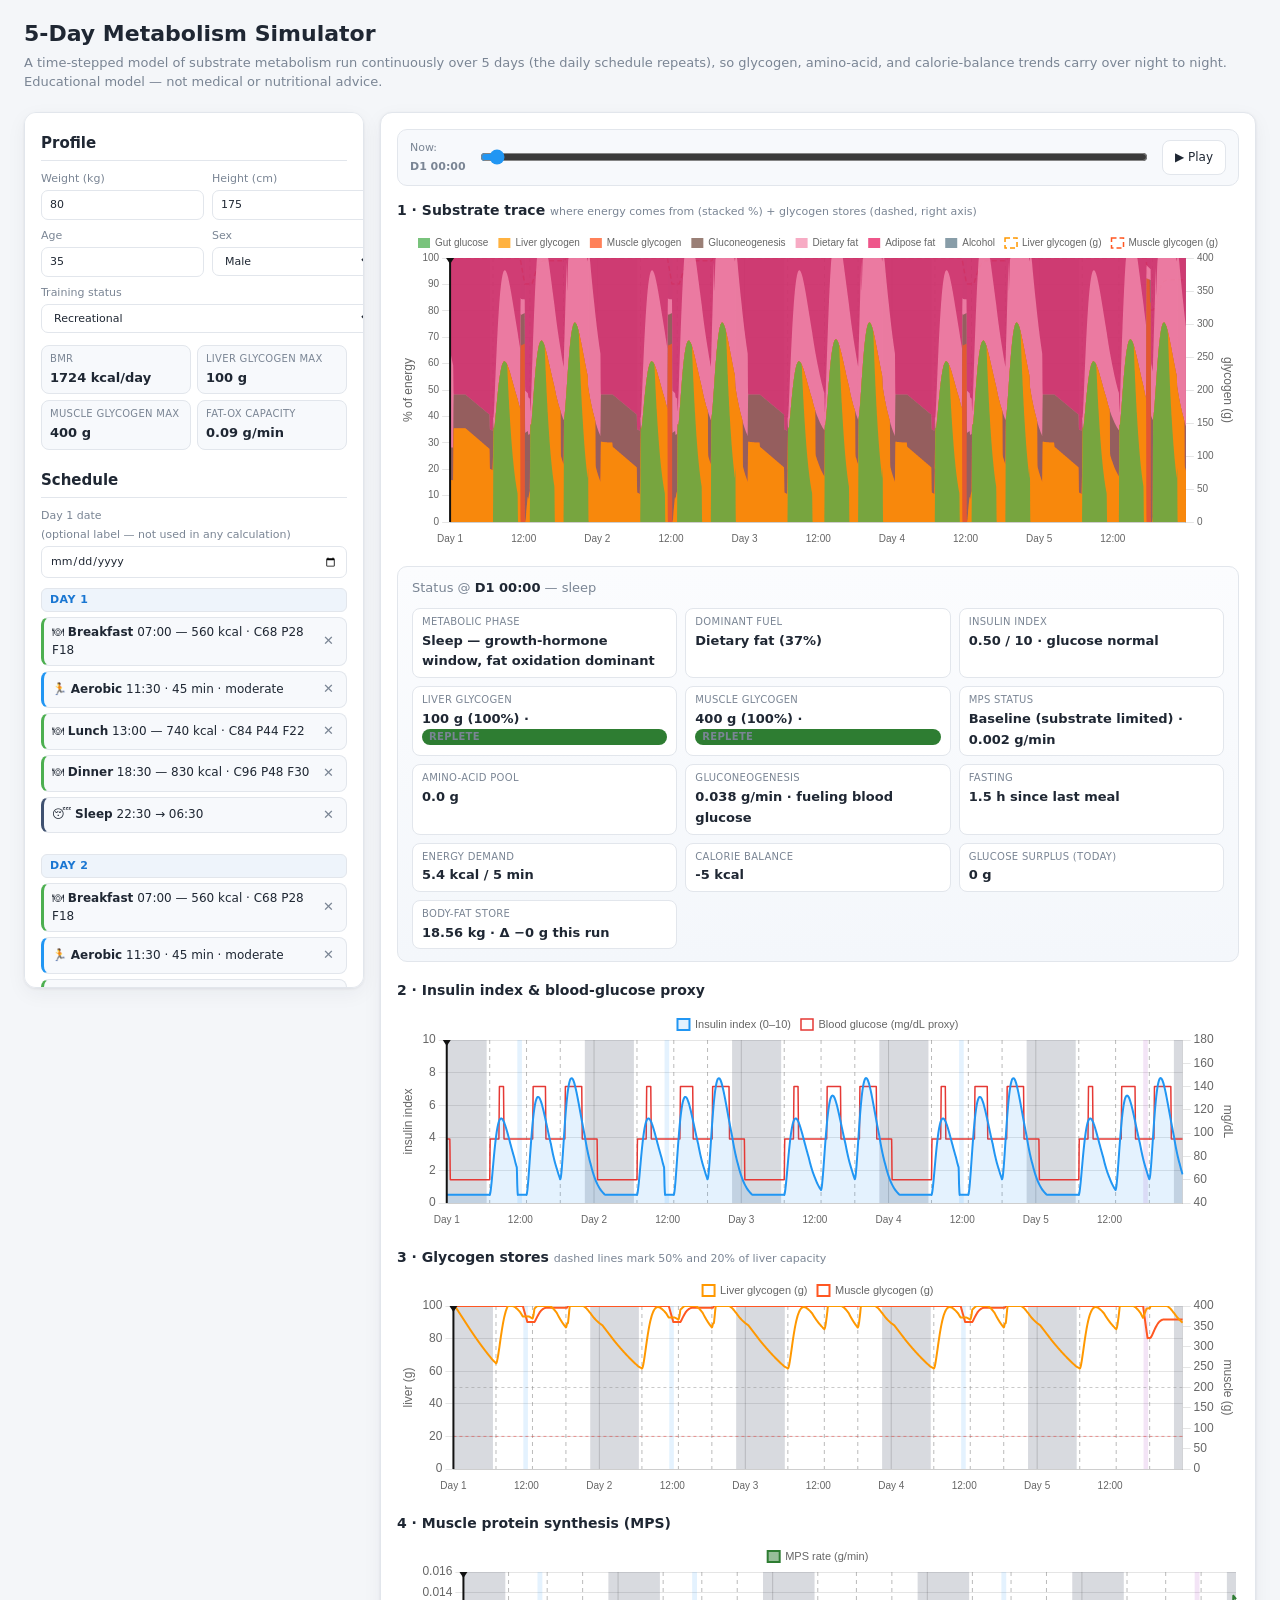
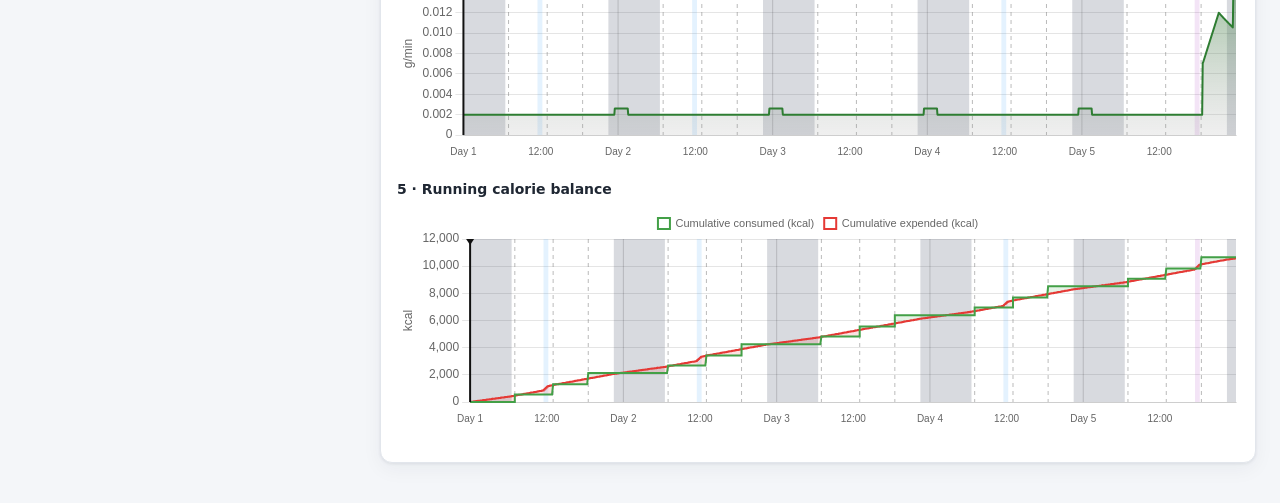
<file: index.html>
<!DOCTYPE html>
<!--
  Metabolic Simulator
  Copyright (C) 2026 Rick Theiner

  This program is free software: you can redistribute it and/or modify
  it under the terms of the GNU General Public License as published by
  the Free Software Foundation, either version 3 of the License, or
  (at your option) any later version.

  This program is distributed in the hope that it will be useful,
  but WITHOUT ANY WARRANTY; without even the implied warranty of
  MERCHANTABILITY or FITNESS FOR A PARTICULAR PURPOSE. See the
  GNU General Public License for more details.

  You should have received a copy of the GNU General Public License
  along with this program. If not, see <https://www.gnu.org/licenses/>.
-->
<html lang="en">
<head>
  <meta charset="UTF-8" />
  <!-- viewport-fit=cover is required for env(safe-area-inset-*) to return a
       non-zero value, which the fixed bottom tab bar depends on. -->
  <meta name="viewport" content="width=device-width, initial-scale=1.0, viewport-fit=cover" />
  <title>5-Day Metabolism Simulator</title>

  <!-- Installable web app. No service worker on purpose: offline support would
       pin anyone who installed it to a stale cached build while the model is
       still changing, so every open fetches the current version. -->
  <link rel="manifest" href="manifest.json" />
  <meta name="theme-color" content="#2196F3" />
  <!-- iOS ignores the manifest's icons and uses this one. -->
  <link rel="apple-touch-icon" href="apple-touch-icon.png" />
  <!-- iOS also needs its own standalone hint; the status-bar style is left at
       the default so content stays below the status bar rather than under it. -->
  <meta name="apple-mobile-web-app-capable" content="yes" />
  <meta name="mobile-web-app-capable" content="yes" />
  <meta name="apple-mobile-web-app-title" content="Metabolism" />

  <link rel="stylesheet" href="styles.css" />
</head>
<body>
  <!-- Everything above the tab bar scrolls inside here. On narrow screens the
       body is a 100dvh flex column, this is the flexible scrolling child, and
       the tab bar is a normal last child rather than position:fixed — so the
       bar's placement never depends on the viewport being reported correctly. -->
  <div id="appScroll">
  <header>
    <h1>5-Day Metabolism Simulator</h1>
    <p class="sub">A time-stepped model of substrate metabolism run continuously over 5&nbsp;days
      (the daily schedule repeats), so glycogen, amino-acid, and calorie-balance
      trends carry over night to night. Educational model — not medical or nutritional advice.</p>
  </header>

  <div class="layout">
    <!-- Global banners live outside every tab panel so they stay visible whichever
         tab is active — an export reminder inside an inactive tab is useless. -->
    <div id="continueBanner" class="continue-banner" style="display:none"></div>
    <div id="backupNote" class="backup-note" hidden></div>

    <!-- ============ LEFT: inputs ============ -->
    <aside class="panel inputs">
      <div id="tabEvents" class="tabpanel is-active" role="tabpanel" aria-labelledby="tabBtnEvents">
      <section>
        <h2>Profile</h2>
        <div class="grid2">
          <!-- text + inputmode="decimal" rather than type="number": the spinners are
               useless on touch and the scroll-wheel silently changes values. Ranges are
               clamped in readProfile() instead of by min/max. -->
          <label>Weight (kg)<input id="pWeight" type="text" inputmode="decimal" enterkeyhint="done" value="80" /></label>
          <label>Height (cm)<input id="pHeight" type="text" inputmode="decimal" enterkeyhint="done" value="175" /></label>
          <label>Age<input id="pAge" type="text" inputmode="decimal" enterkeyhint="done" value="35" /></label>
          <label>Sex
            <select id="pSex"><option value="male">Male</option><option value="female">Female</option></select>
          </label>
          <label class="span2">Training status
            <select id="pTraining">
              <option value="sedentary">Sedentary</option>
              <option value="recreational" selected>Recreational</option>
              <option value="trained">Trained</option>
              <option value="athlete">Athlete</option>
            </select>
          </label>
        </div>
        <div id="derived" class="derived"></div>
      </section>

      <section>
        <h2>Schedule</h2>
        <!-- Purely a label so scenarios can be told apart. Nothing in the model
             reads it: every calculation is keyed off the Day number alone. -->
        <label class="startdate">Day 1 date <span class="opt">(optional label — not used in any calculation)</span>
          <input id="startDate" type="date" />
        </label>
        <div id="eventList" class="event-list"></div>

        <details class="adder">
          <summary>+ Add event</summary>
          <div class="add-forms">
            <div class="add-block">
              <strong>Meal</strong>
              <div class="grid2">
                <label class="span2">Day
                  <select id="mDay" class="daysel"></select>
                </label>
                <label>Name<input id="mName" type="text" enterkeyhint="done" value="Snack" /></label>
                <label>Time<input id="mTime" type="time" value="15:30" /></label>
                <label>kcal<input id="mKcal" type="text" inputmode="decimal" enterkeyhint="done" value="300" /></label>
                <label>Carbs g<input id="mCarb" type="text" inputmode="decimal" enterkeyhint="done" value="35" /></label>
                <label>Protein g<input id="mProt" type="text" inputmode="decimal" enterkeyhint="done" value="15" /></label>
                <label>Fat g<input id="mFat" type="text" inputmode="decimal" enterkeyhint="done" value="10" /></label>
                <label>Alcohol g<input id="mAlc" type="text" inputmode="decimal" enterkeyhint="done" value="0" /></label>
              </div>
              <button data-add="meal">Add meal</button>
            </div>
            <div class="add-block">
              <strong>Aerobic</strong>
              <div class="grid2">
                <label class="span2">Day
                  <select id="aDay" class="daysel"></select>
                </label>
                <label>Start<input id="aStart" type="time" value="17:00" /></label>
                <label>Duration min<input id="aDur" type="text" inputmode="decimal" enterkeyhint="done" value="30" /></label>
                <label class="span2">Intensity
                  <select id="aInt"><option>light</option><option selected>moderate</option><option>vigorous</option></select>
                </label>
              </div>
              <button data-add="aerobic">Add aerobic</button>
            </div>
            <div class="add-block">
              <strong>Resistance</strong>
              <div class="grid2">
                <label class="span2">Day
                  <select id="rDay" class="daysel"></select>
                </label>
                <label>Start<input id="rStart" type="time" value="17:00" /></label>
                <label>Duration min<input id="rDur" type="text" inputmode="decimal" enterkeyhint="done" value="45" /></label>
                <label class="span2">Intensity
                  <select id="rInt"><option>light</option><option selected>moderate</option><option>hard</option></select>
                </label>
              </div>
              <button data-add="resistance">Add resistance</button>
            </div>
            <div class="add-block">
              <strong>Sleep</strong>
              <div class="grid2">
                <label class="span2">Day
                  <select id="sDay" class="daysel"></select>
                </label>
                <label>Start<input id="sStart" type="time" value="22:30" /></label>
                <label>End<input id="sEnd" type="time" value="06:30" /></label>
              </div>
              <button data-add="sleep">Add sleep</button>
            </div>
          </div>
        </details>

        <div class="csv-row">
          <label class="filebtn" title="Add events from a CSV file — existing events are kept">Import events CSV…
            <input id="csvImport" type="file" accept=".csv,text/csv,text/plain" hidden />
          </label>
          <button id="csvExport" title="Save the current events as a spreadsheet you can edit and re-import">Export events CSV…</button>
          <span id="csvStatus" class="csv-status"></span>
        </div>

        <!-- Food-log import. Separate from the events CSV above on purpose:
             that one reads THIS app's own layout, this one reads a foreign
             export and always stops at a review screen first. -->
        <div class="csv-row">
          <label class="filebtn foodlog" title="Import a Cronometer export — Profile ▸ Account ▸ Export Data. Pick Servings, Exercises, or select BOTH a Daily Nutrition and a Servings file together when your export splits nutrition from times. You get a review screen before anything is added.">Import food log…
            <input id="foodLogImport" type="file" accept=".csv,text/csv,text/plain" multiple hidden />
          </label>
          <span id="foodLogStatus" class="csv-status" role="status" aria-live="polite"></span>
        </div>

        <div class="btn-row">
          <button id="runBtn" class="primary">Run simulation</button>
          <button id="resetBtn">Reset to example</button>
        </div>
      </section>
      </div><!-- /#tabEvents -->

      <div id="tabFiles" class="tabpanel" role="tabpanel" aria-labelledby="tabBtnFiles">
      <section>
        <h2>Scenarios</h2>
        <p class="scen-hint">Save the current profile + schedule so you can return to it later.</p>
        <div class="scen-save">
          <input id="scenName" type="text" enterkeyhint="done" placeholder="Name this scenario…" />
          <button id="scenSave" class="primary">Save</button>
        </div>
        <div id="scenList" class="scenario-list"></div>
        <label class="scen-continue" title="Applies when you Load or Import a WHOLE scenario: that file's schedule replaces yours, and its saved ending becomes its starting point">
          <input type="checkbox" id="scenContinue" />
          <span><b>Continue</b> — when loading a <i>whole</i> scenario, start it from
            that file's own saved ending (its schedule replaces the current one)</span>
        </label>

        <!-- Takes ONLY the ending state out of a file. The current schedule,
             profile and Day 1 date are left exactly as they are — which is what
             you want when this week is already built and you just need last
             week's finish as its starting point. -->
        <label class="filebtn startstate" title="Read only the ending body state from another scenario and use it as this scenario's starting point. Your schedule, profile and date are untouched.">
          Set start state from file…
          <input id="startStateImport" type="file" accept=".json,application/json,text/plain" hidden />
        </label>
        <p id="startStateStatus" class="scen-hint"></p>
        <div class="btn-row">
          <button id="scenExport" title="Save or share the current setup as a .json file">Export / share…</button>
          <label class="filebtn" title="Load a scenario from a .json file">Import file…
            <input id="scenImport" type="file" accept=".json,application/json,text/plain" hidden />
          </label>
        </div>
        <div class="btn-row scen-textrow">
          <button id="scenCopy" title="Copy the scenario as text — works even where saving and sharing are blocked">Copy as text</button>
          <button id="scenPasteOpen" title="Load a scenario from text you copied elsewhere">Paste text…</button>
        </div>
        <div id="scenTextWrap" class="scen-text" hidden>
          <p id="scenTextHint" class="scen-hint"></p>
          <textarea id="scenTextBox" rows="5" spellcheck="false" autocapitalize="off"
                    autocorrect="off" placeholder="Paste scenario text here…"></textarea>
          <div class="btn-row">
            <button id="scenTextLoad" class="primary">Load pasted text</button>
            <button id="scenTextClose">Close</button>
          </div>
        </div>
        <div id="scenFileStatus" class="scen-status" role="status" aria-live="polite"></div>
      </section>
      </div><!-- /#tabFiles -->
    </aside>

    <!-- ============ RIGHT: charts + status ============ -->
    <main class="panel results">
      <div id="tabOutput" class="tabpanel" role="tabpanel" aria-labelledby="tabBtnOutput">
      <div class="now-bar">
        <label>Now: <strong id="nowLabel">D1 00:00</strong></label>
        <input id="nowSlider" type="range" min="0" max="1439" value="0" />
        <button id="playBtn">▶ Play</button>
      </div>

      <div class="chart-card">
        <h3>1 · Substrate trace <span class="hint">where energy comes from (stacked %) + glycogen stores (dashed, right axis)</span></h3>
        <div class="chart-wrap tall"><canvas id="chartTrace"></canvas></div>
      </div>

      <div class="status-card" id="statusPanel"></div>

      <div class="chart-card">
        <h3>2 · Insulin index &amp; blood-glucose proxy</h3>
        <div class="chart-wrap"><canvas id="chartInsulin"></canvas></div>
      </div>
      <div class="chart-card">
        <h3>3 · Glycogen stores <span class="hint">dashed lines mark 50% and 20% of liver capacity</span></h3>
        <div class="chart-wrap"><canvas id="chartGlycogen"></canvas></div>
      </div>
      <div class="chart-card">
        <h3>4 · Muscle protein synthesis (MPS)</h3>
        <div class="chart-wrap"><canvas id="chartMps"></canvas></div>
      </div>
      <div class="chart-card">
        <h3>5 · Running calorie balance</h3>
        <div class="chart-wrap"><canvas id="chartBalance"></canvas></div>
      </div>
      <div class="chart-card" id="bacCard" style="display:none">
        <h3>6 · Blood alcohol (BAC) <span class="hint">estimated — dashed lines mark reference thresholds; tinted band is above the US 0.08 limit</span></h3>
        <div class="chart-wrap"><canvas id="chartBac"></canvas></div>
        <p class="bac-disclaimer">Estimates from average metabolism rates. Individual BAC varies by
          roughly ±15–20%, and this model does not know your tolerance, medications, or health.
          <b>When in doubt, do not drive.</b></p>
      </div>
      </div><!-- /#tabOutput -->
    </main>
  </div>
  </div><!-- /#appScroll -->

  <!-- Bottom tab bar: narrow screens only. Above 980px it is display:none and the
       desktop two-column layout is untouched. -->
  <nav id="tabBar" class="tab-bar" role="tablist" aria-label="Sections">
    <button type="button" class="tab-btn" id="tabBtnEvents" role="tab" data-tab="tabEvents"
            aria-selected="true" aria-controls="tabEvents">
      <span class="tab-ico" aria-hidden="true">📝</span><span class="tab-lbl">Events</span>
    </button>
    <button type="button" class="tab-btn" id="tabBtnOutput" role="tab" data-tab="tabOutput"
            aria-selected="false" aria-controls="tabOutput">
      <span class="tab-ico" aria-hidden="true">📈</span><span class="tab-lbl">Output</span>
    </button>
    <button type="button" class="tab-btn" id="tabBtnFiles" role="tab" data-tab="tabFiles"
            aria-selected="false" aria-controls="tabFiles">
      <span class="tab-ico" aria-hidden="true">💾</span><span class="tab-lbl">Files</span>
    </button>
  </nav>

  <!-- ============ Review-before-import screen ============
       Lives outside #appScroll so it covers the whole app on every screen
       size. Nothing here touches the schedule until Confirm is pressed. -->
  <div id="importOverlay" class="import-overlay" hidden>
    <div class="import-modal" role="dialog" aria-modal="true" aria-labelledby="importTitle">
      <header class="import-head">
        <h2 id="importTitle">Review import</h2>
        <button type="button" id="importClose" class="import-x" title="Cancel — nothing is added" aria-label="Cancel import">✕</button>
      </header>

      <div class="import-body">
        <div id="importSummary" class="import-summary"></div>

        <details class="import-opts" id="importOptsWrap">
          <summary>Import options</summary>
          <div class="import-opts-body">
            <label class="imp-check">
              <input type="checkbox" id="impMerge" />
              <span>Merge each meal group into one event
                <span class="opt">(off = one event per logged food, matching how the log was kept)</span></span>
            </label>

            <div id="impTimesWrap">
              <p class="imp-opt-hint">Times used when the export has no clock time:</p>
              <div class="imp-times">
                <label>Breakfast<input type="time" id="impTBreakfast" value="07:30" /></label>
                <label>Lunch<input type="time" id="impTLunch" value="12:30" /></label>
                <label>Dinner<input type="time" id="impTDinner" value="18:30" /></label>
                <label>Snack<input type="time" id="impTSnack" value="15:00" /></label>
                <label>2nd snack<input type="time" id="impTSnack2" value="21:00" /></label>
                <label>Ungrouped<input type="time" id="impTUnknown" value="12:00" /></label>
              </div>
            </div>

            <div id="impExStartWrap" hidden>
              <p class="imp-opt-hint">Cronometer's exercise export has no start time:</p>
              <label class="imp-exstart">Session start<input type="time" id="impExStart" value="17:00" /></label>
            </div>
          </div>
        </details>

        <div id="importExercise" class="import-exercise" hidden></div>
        <div id="importGroups" class="import-groups" hidden></div>
        <div id="importIssues" class="import-issues"></div>
        <div id="importTimeline" class="import-timeline"></div>
      </div>

      <footer class="import-foot">
        <div id="importClash" class="import-clash" hidden></div>
        <div class="import-actions">
          <button type="button" id="importCancel">Cancel</button>
          <button type="button" id="importConfirm" class="primary">Confirm import</button>
        </div>
      </footer>
    </div>
  </div>

  <!-- Chart.js — vendored locally so the app works offline / from file://.
       (Spec suggested the jsDelivr CDN; swap this line back if you prefer it.) -->
  <script src="chart.umd.min.js"></script>
  <script src="simulation.js"></script>
  <script src="importers.js"></script>
  <script src="charts.js"></script>
  <script src="app.js"></script>
</body>
</html>
</file>
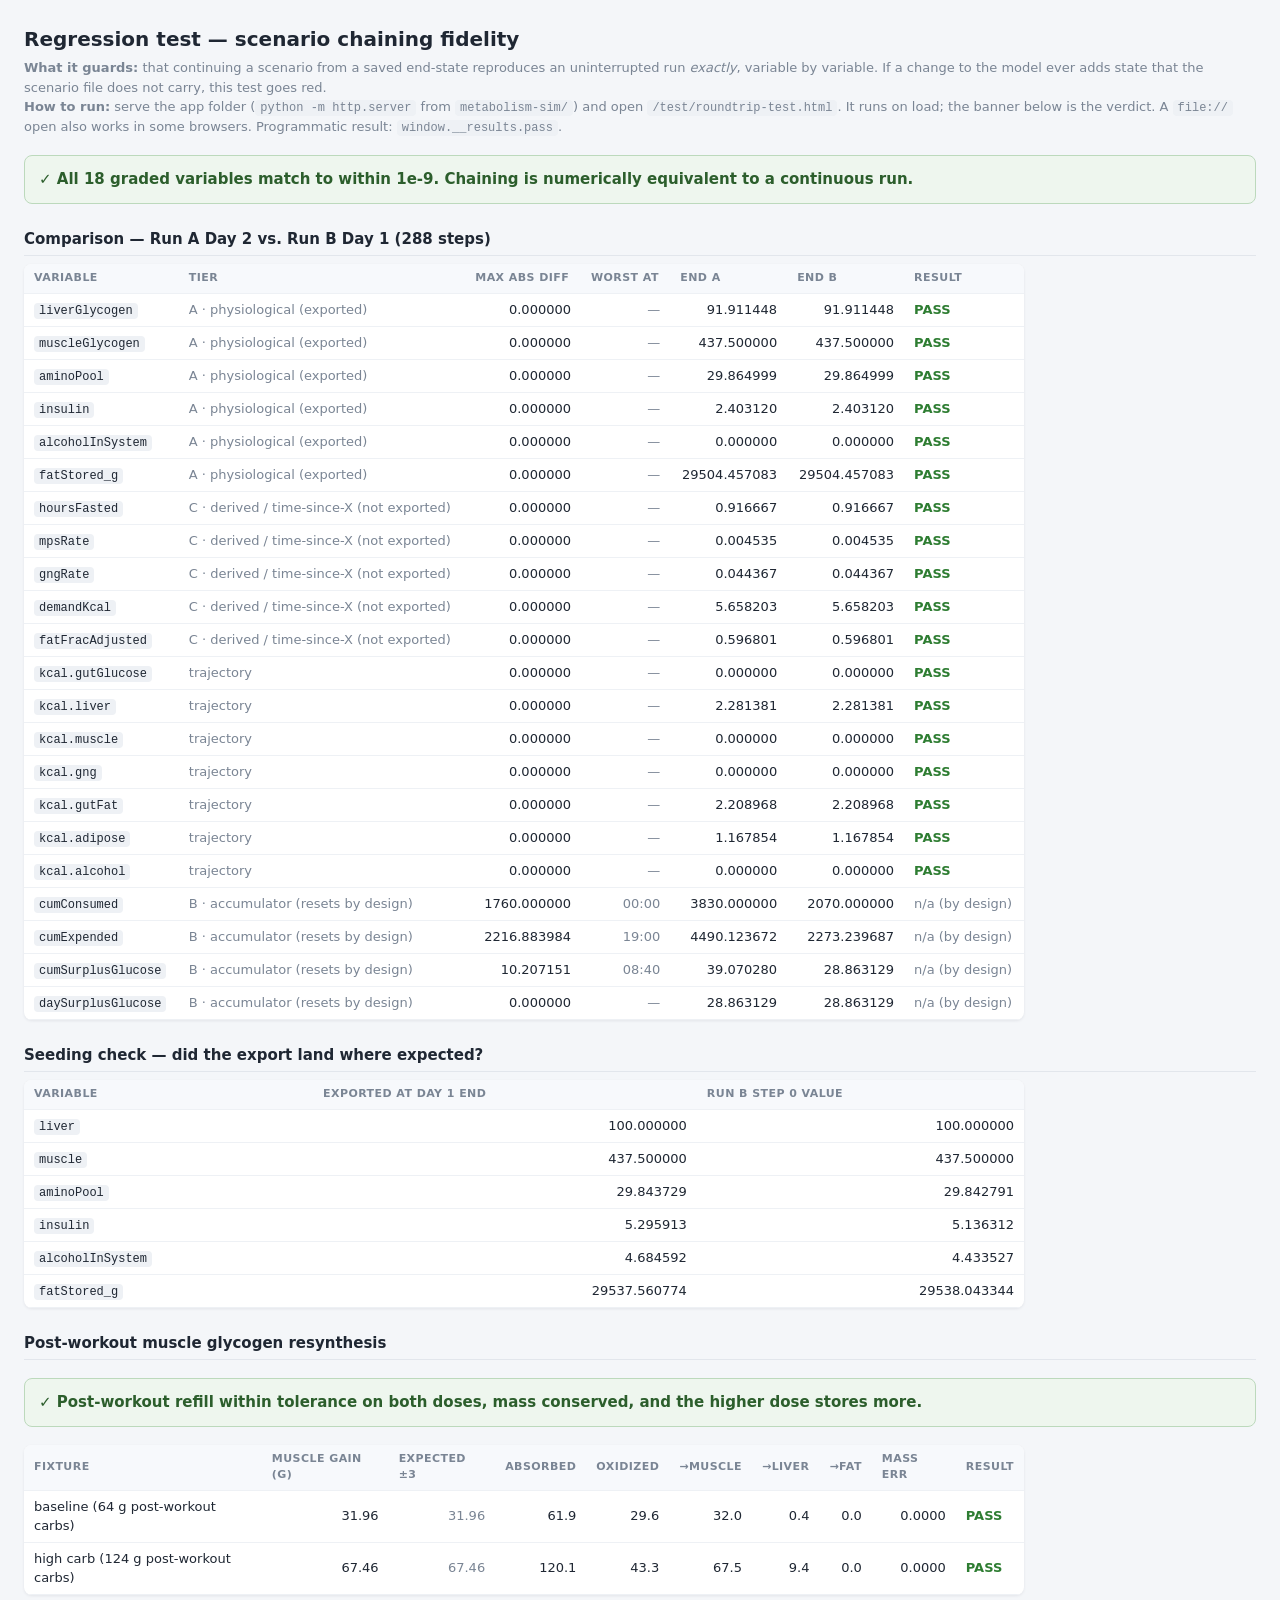
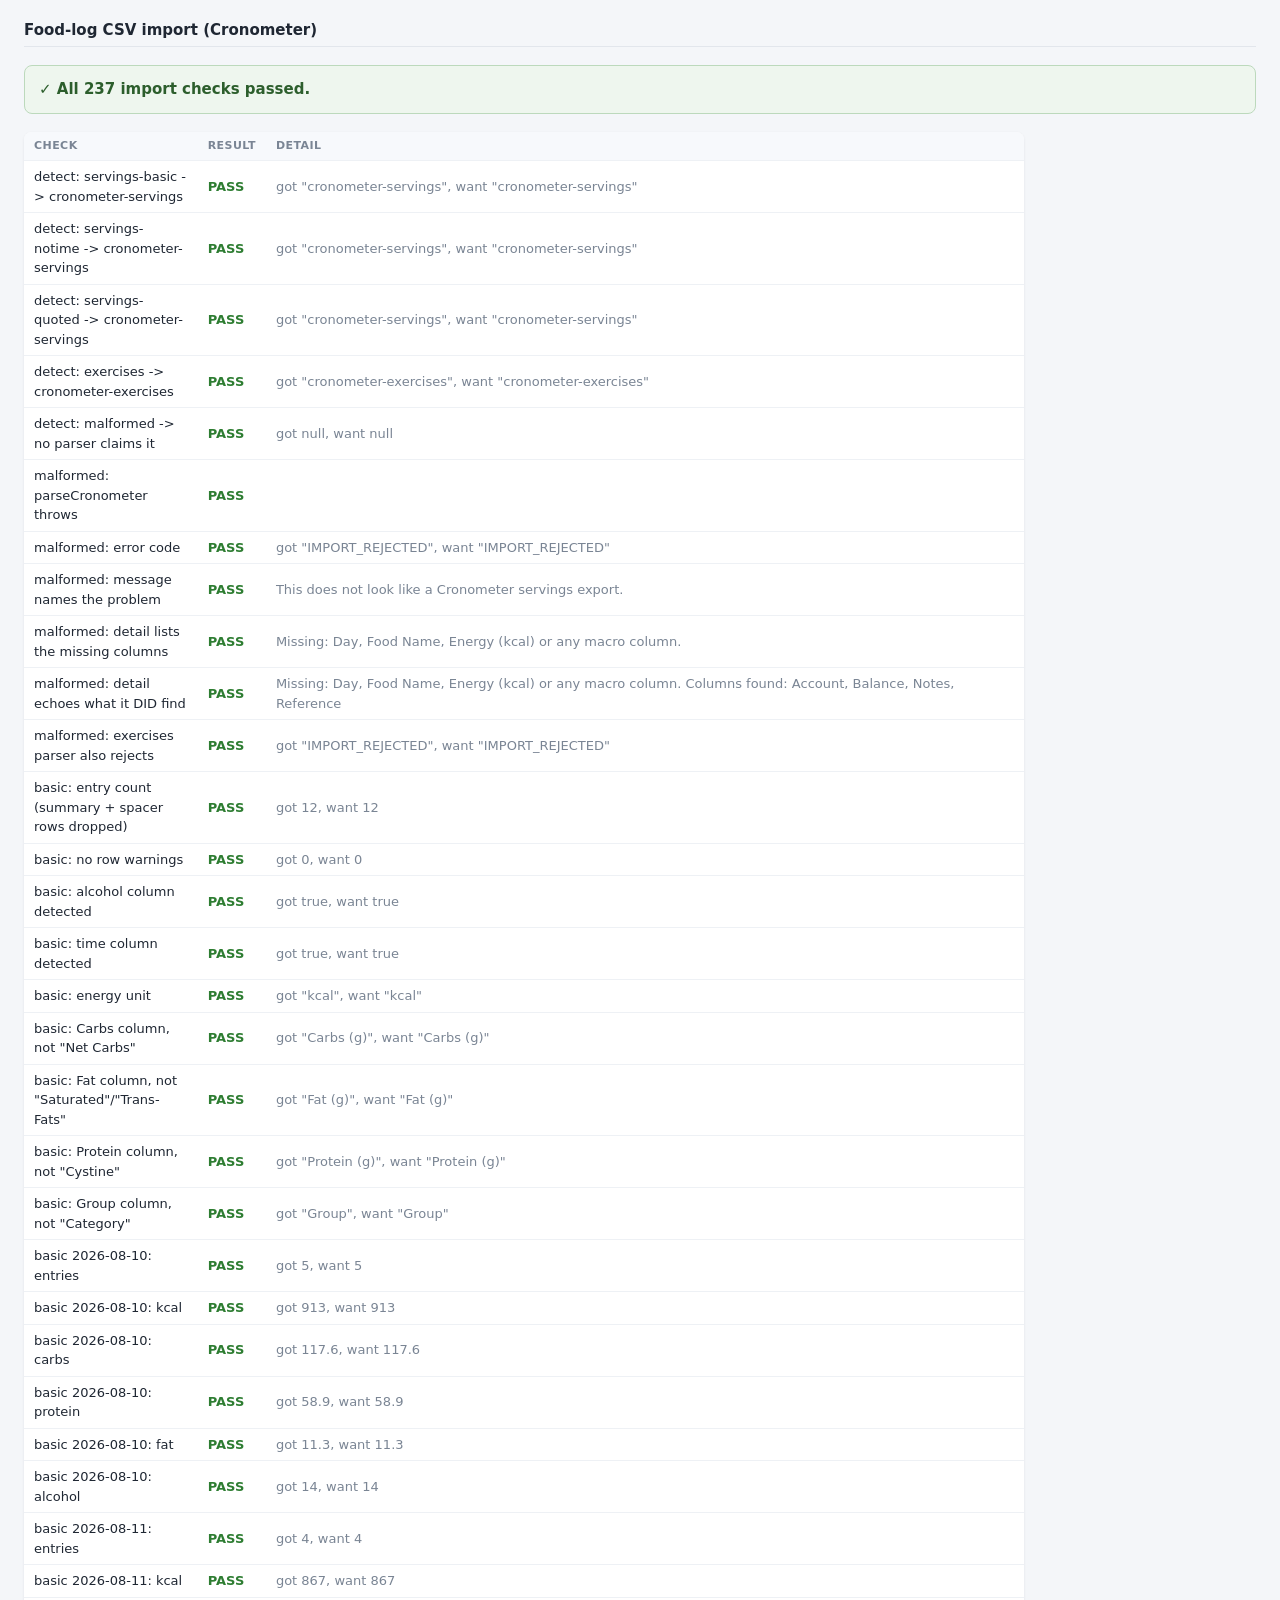
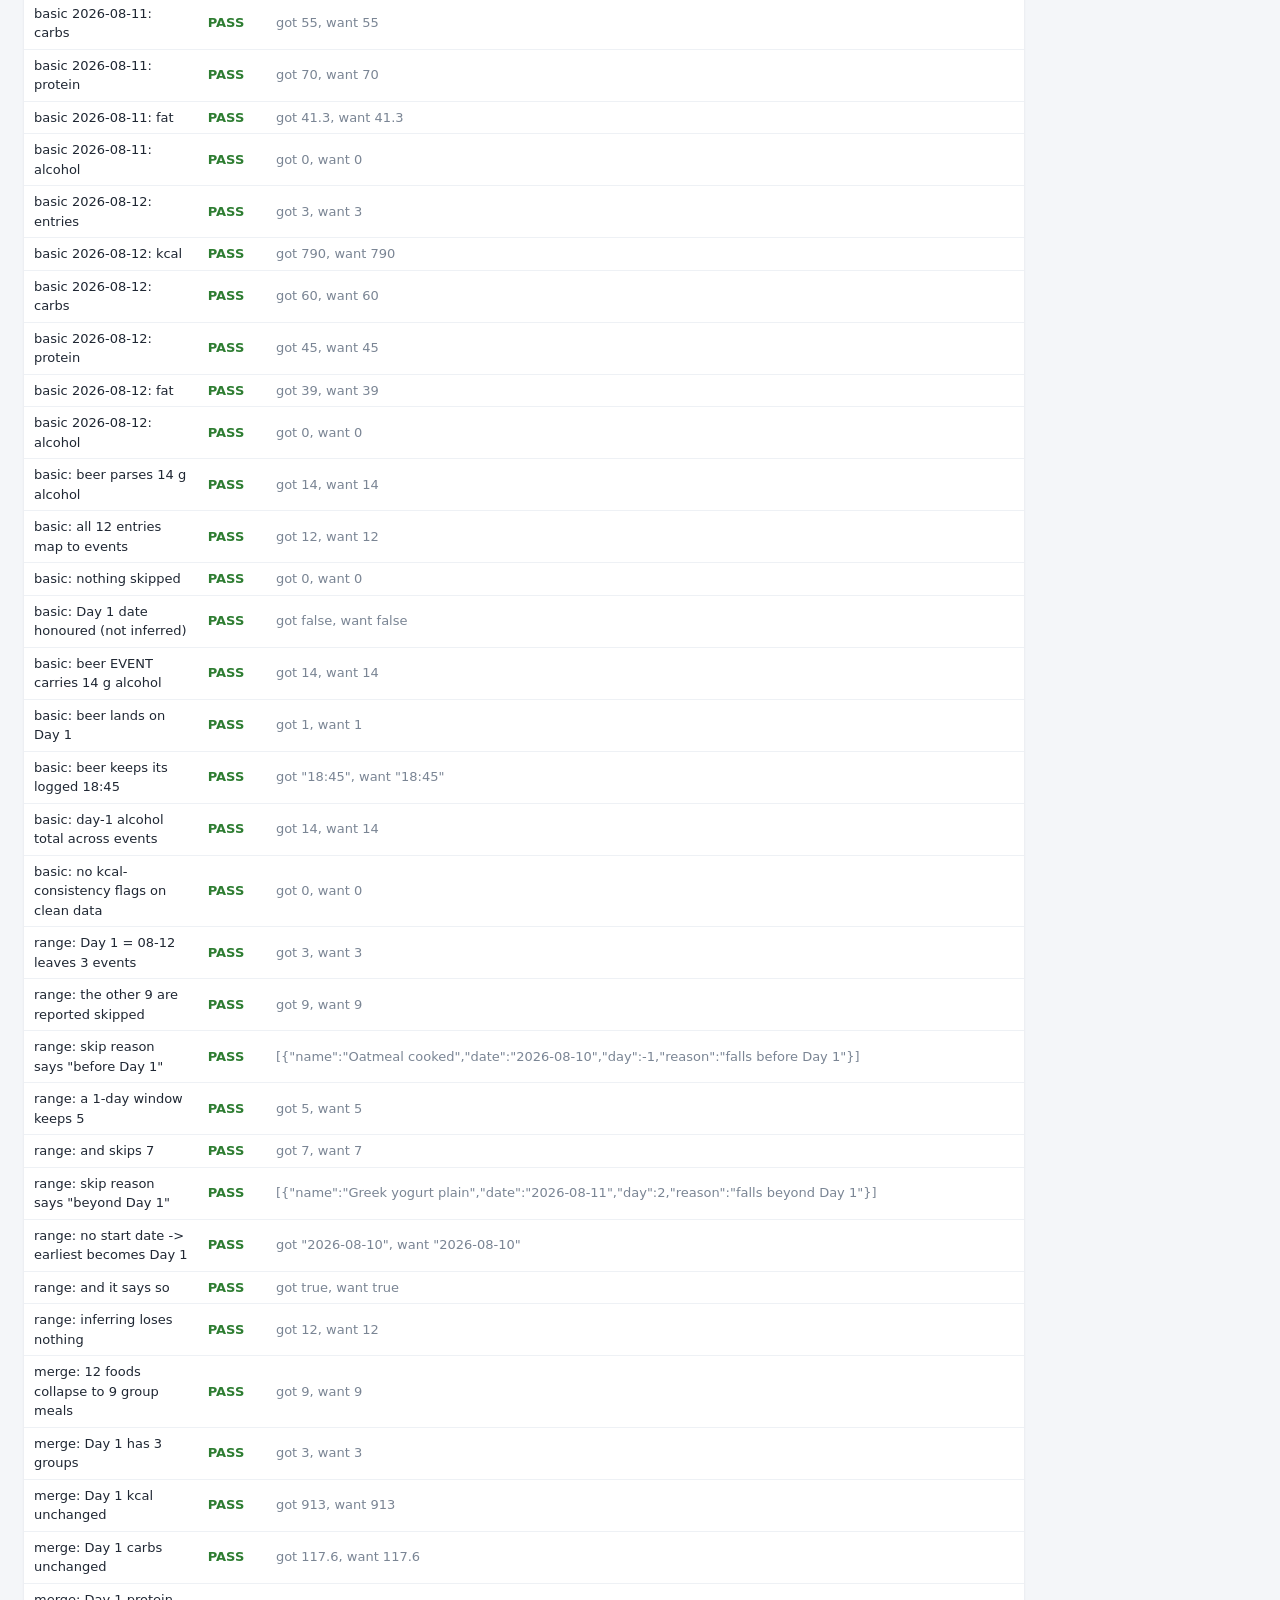
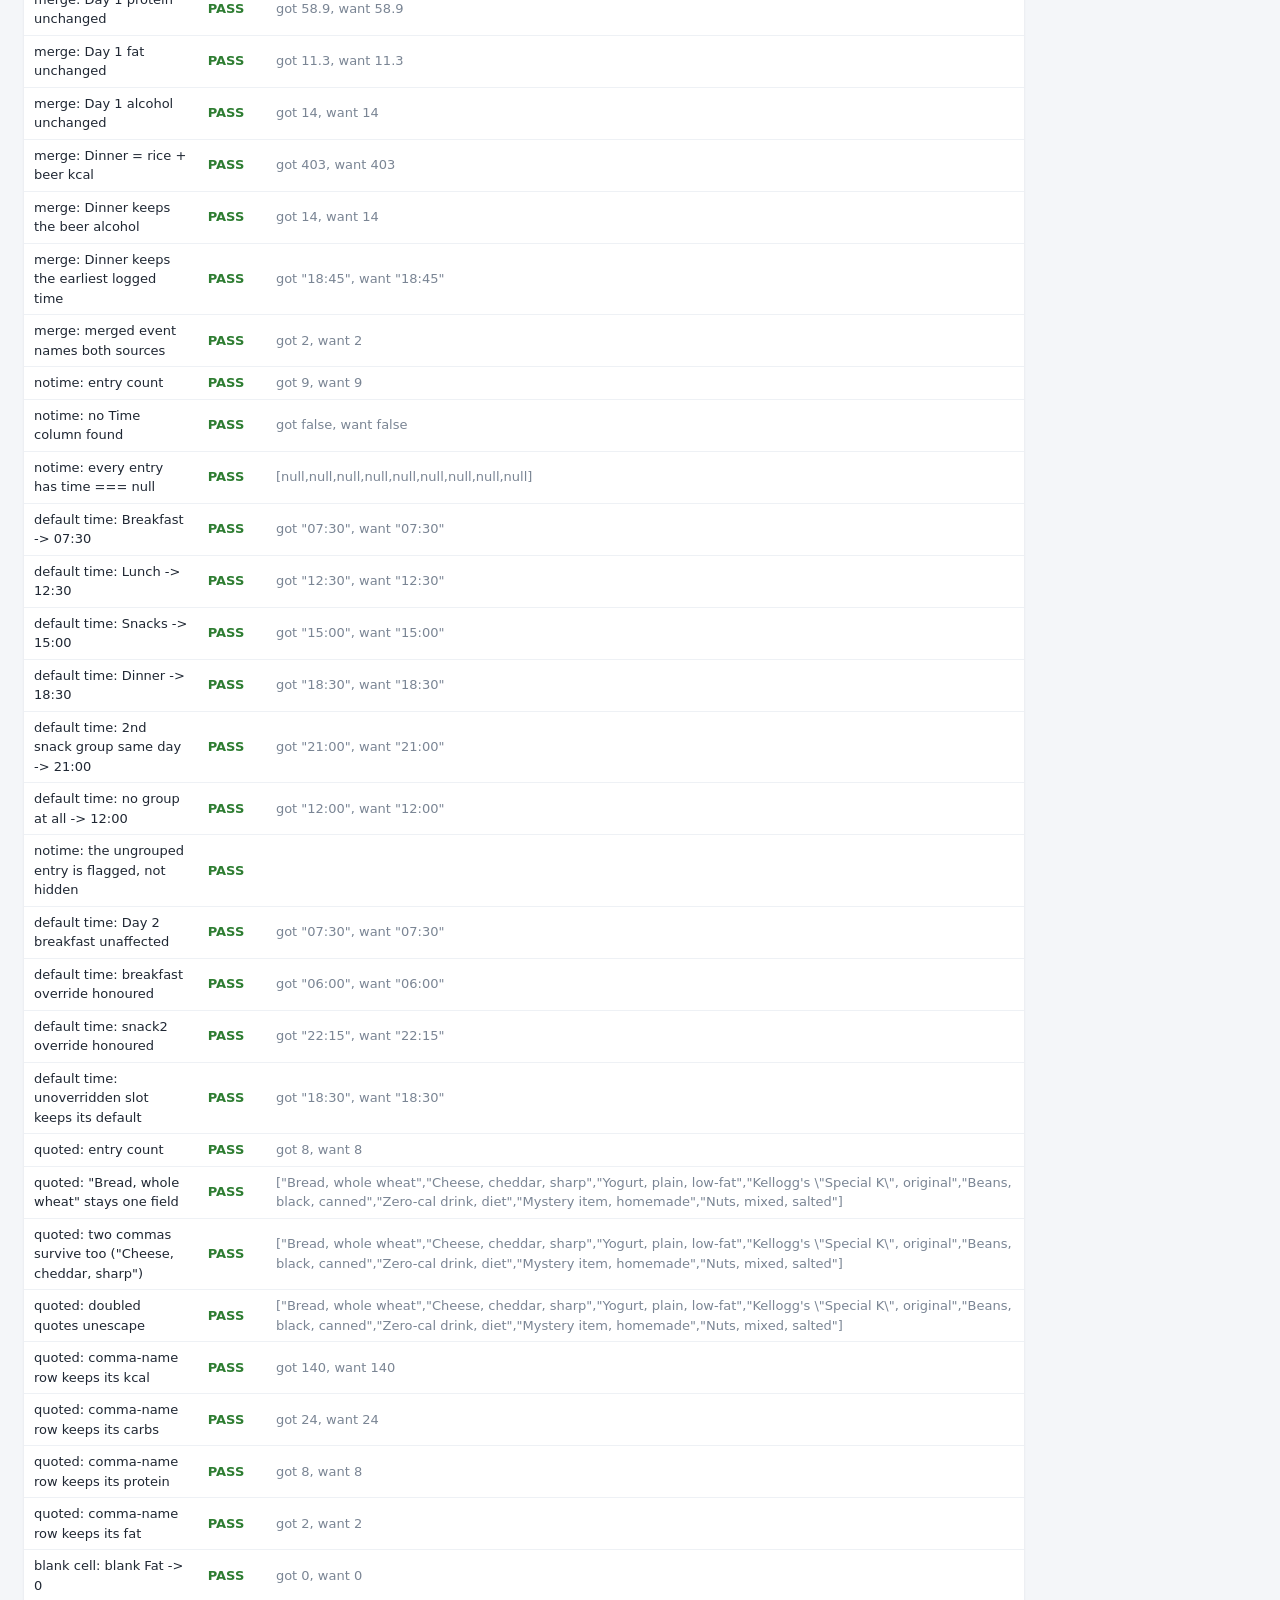
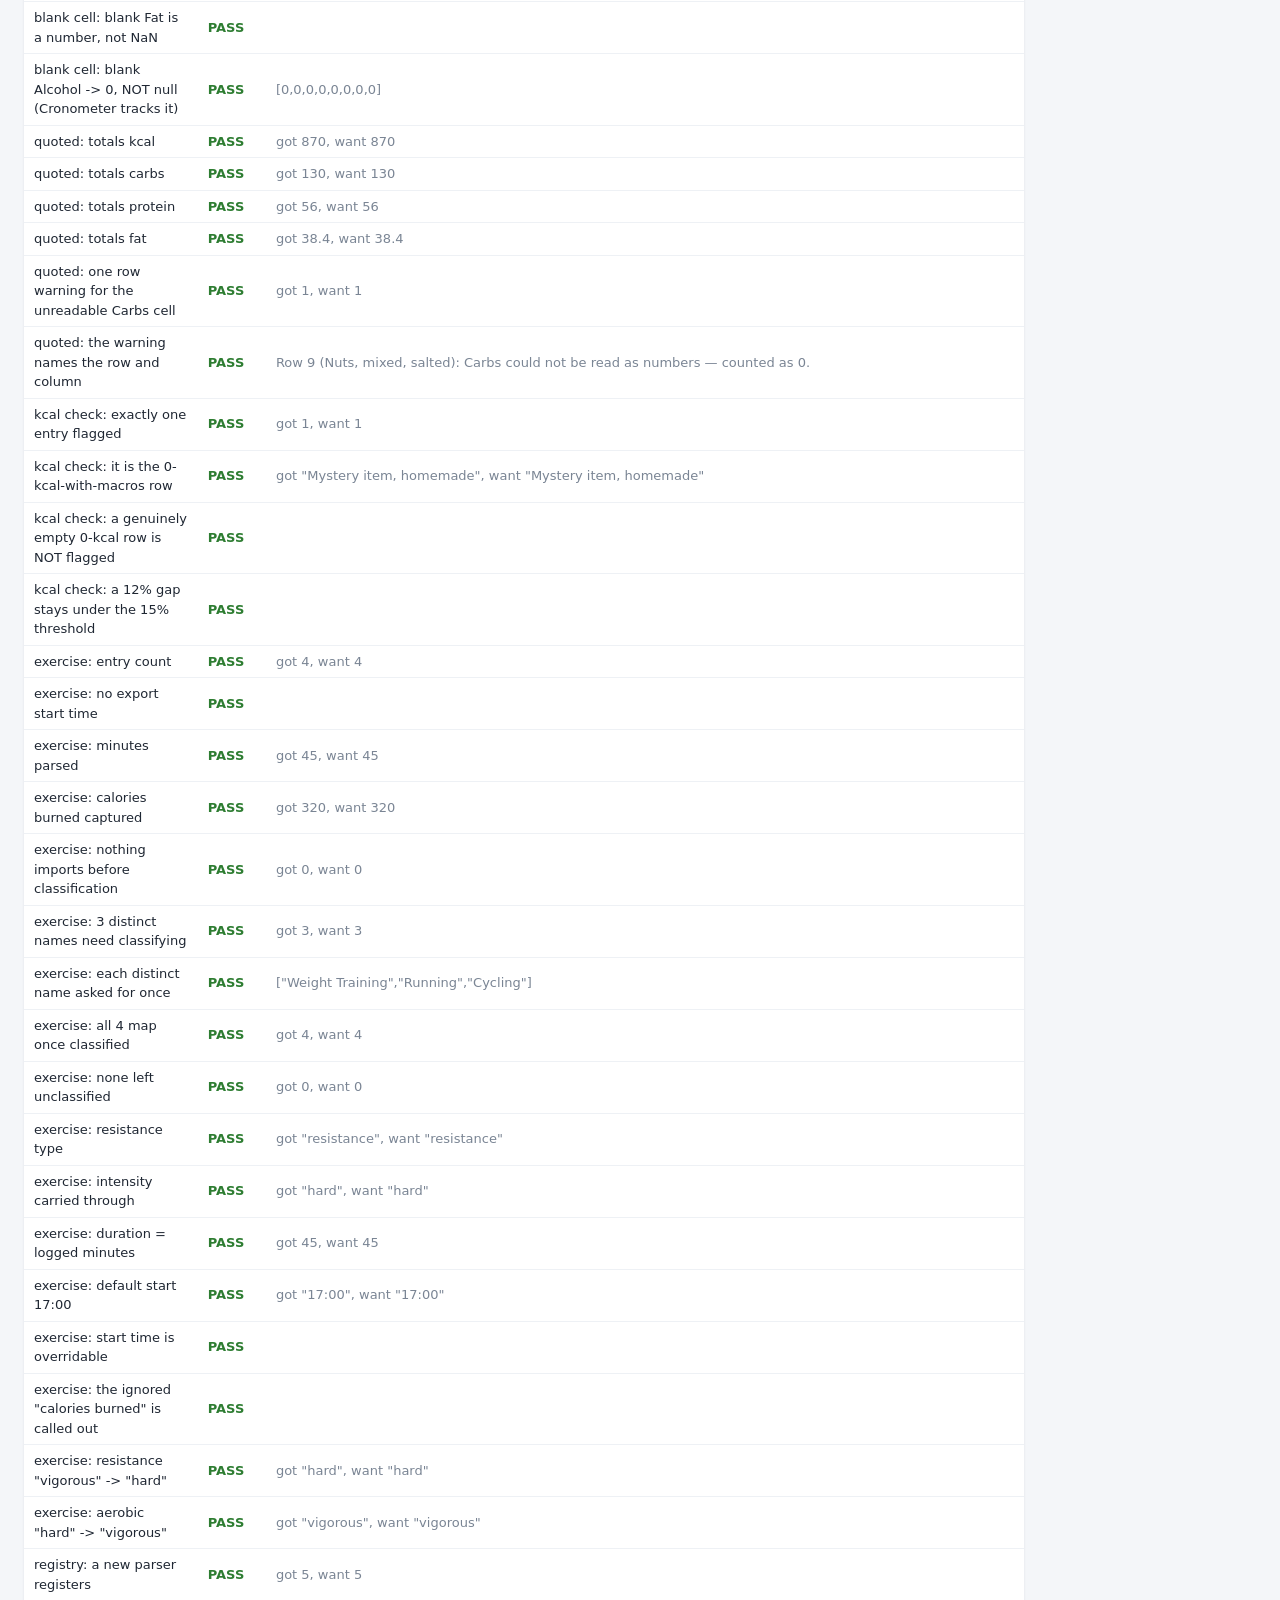
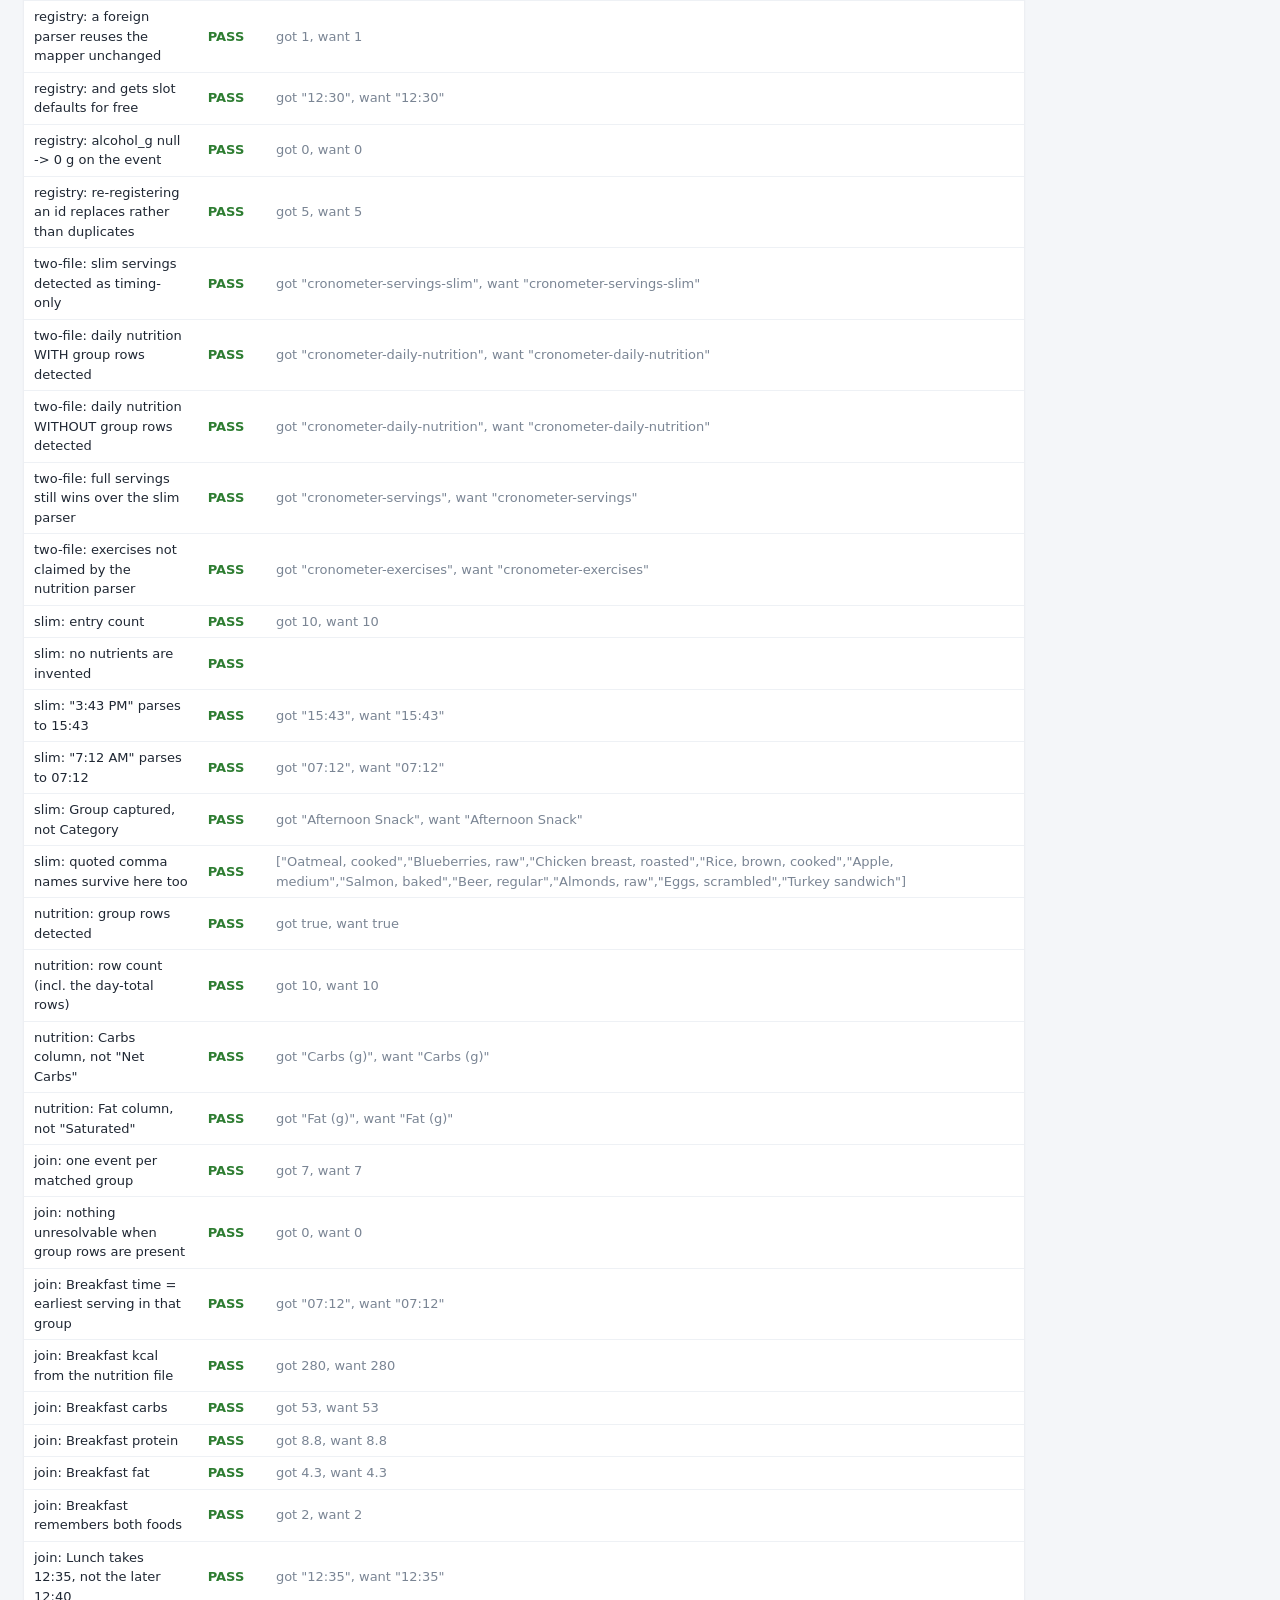
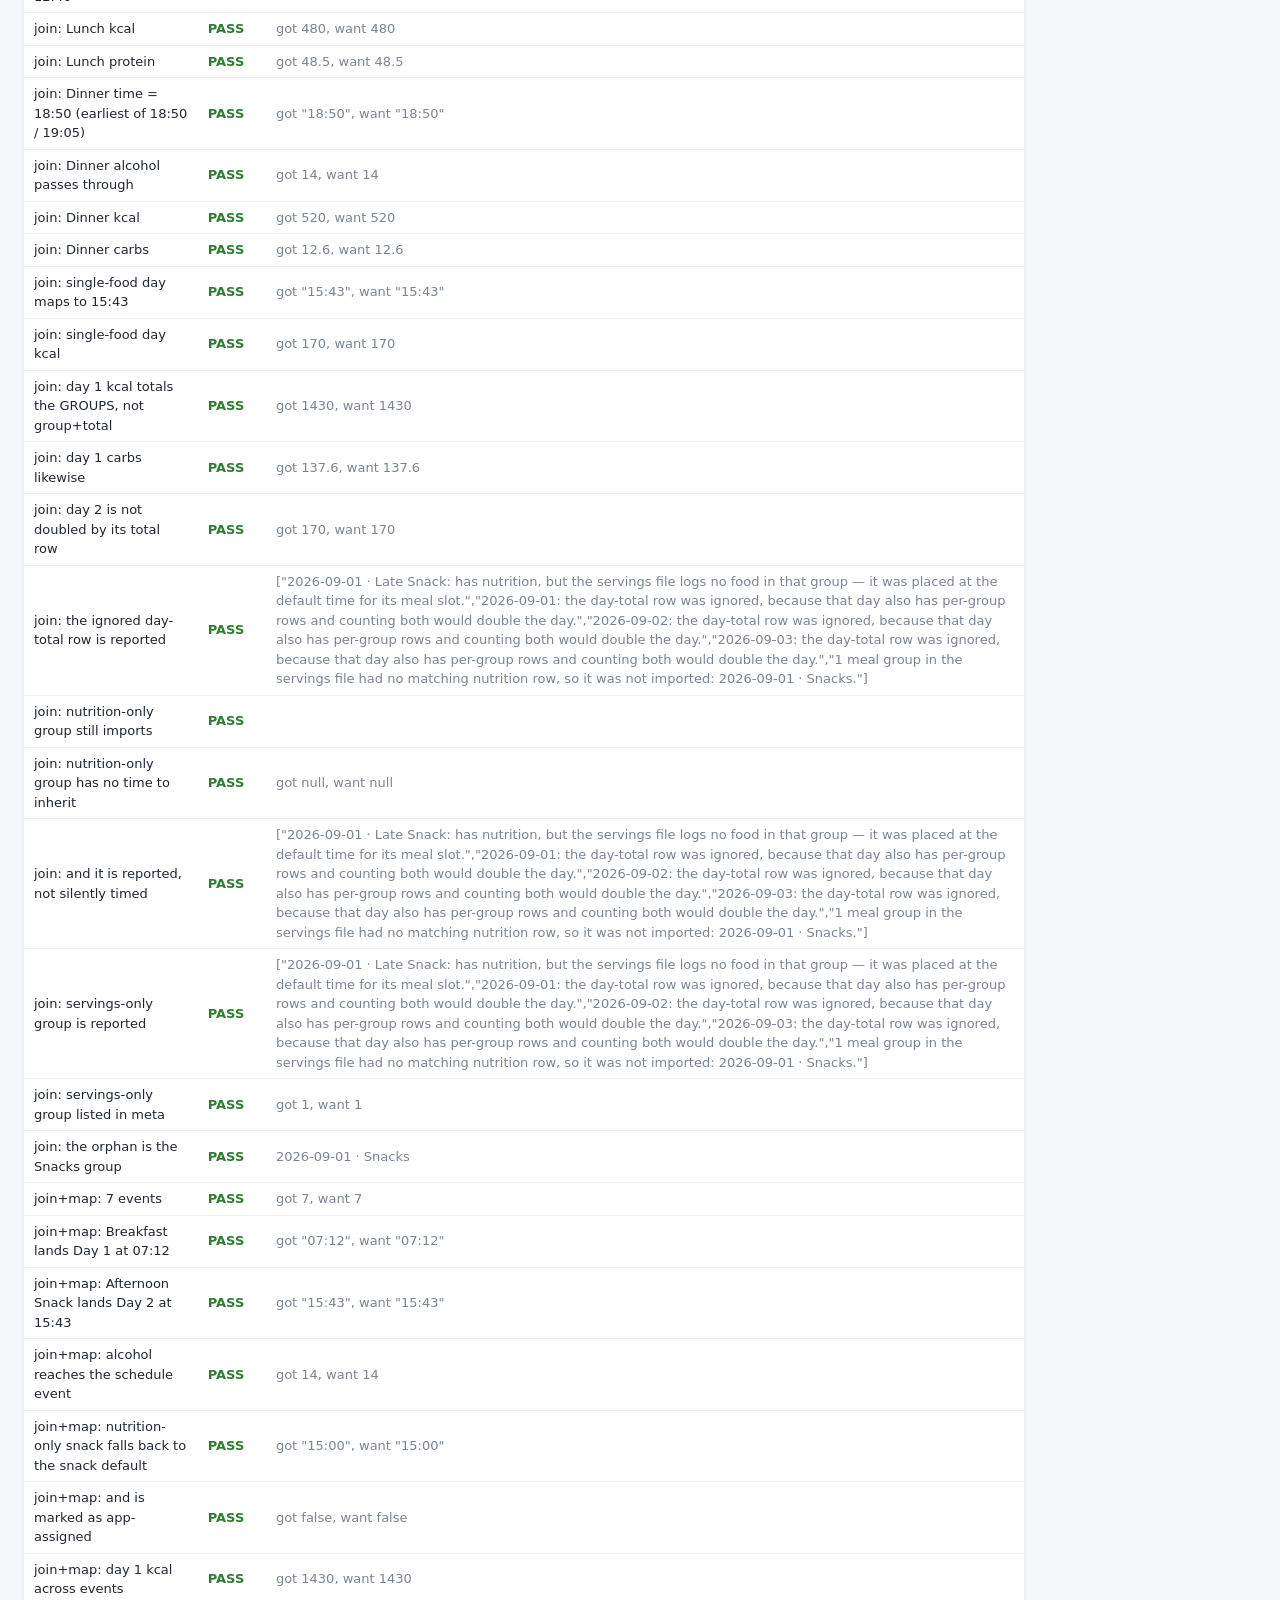
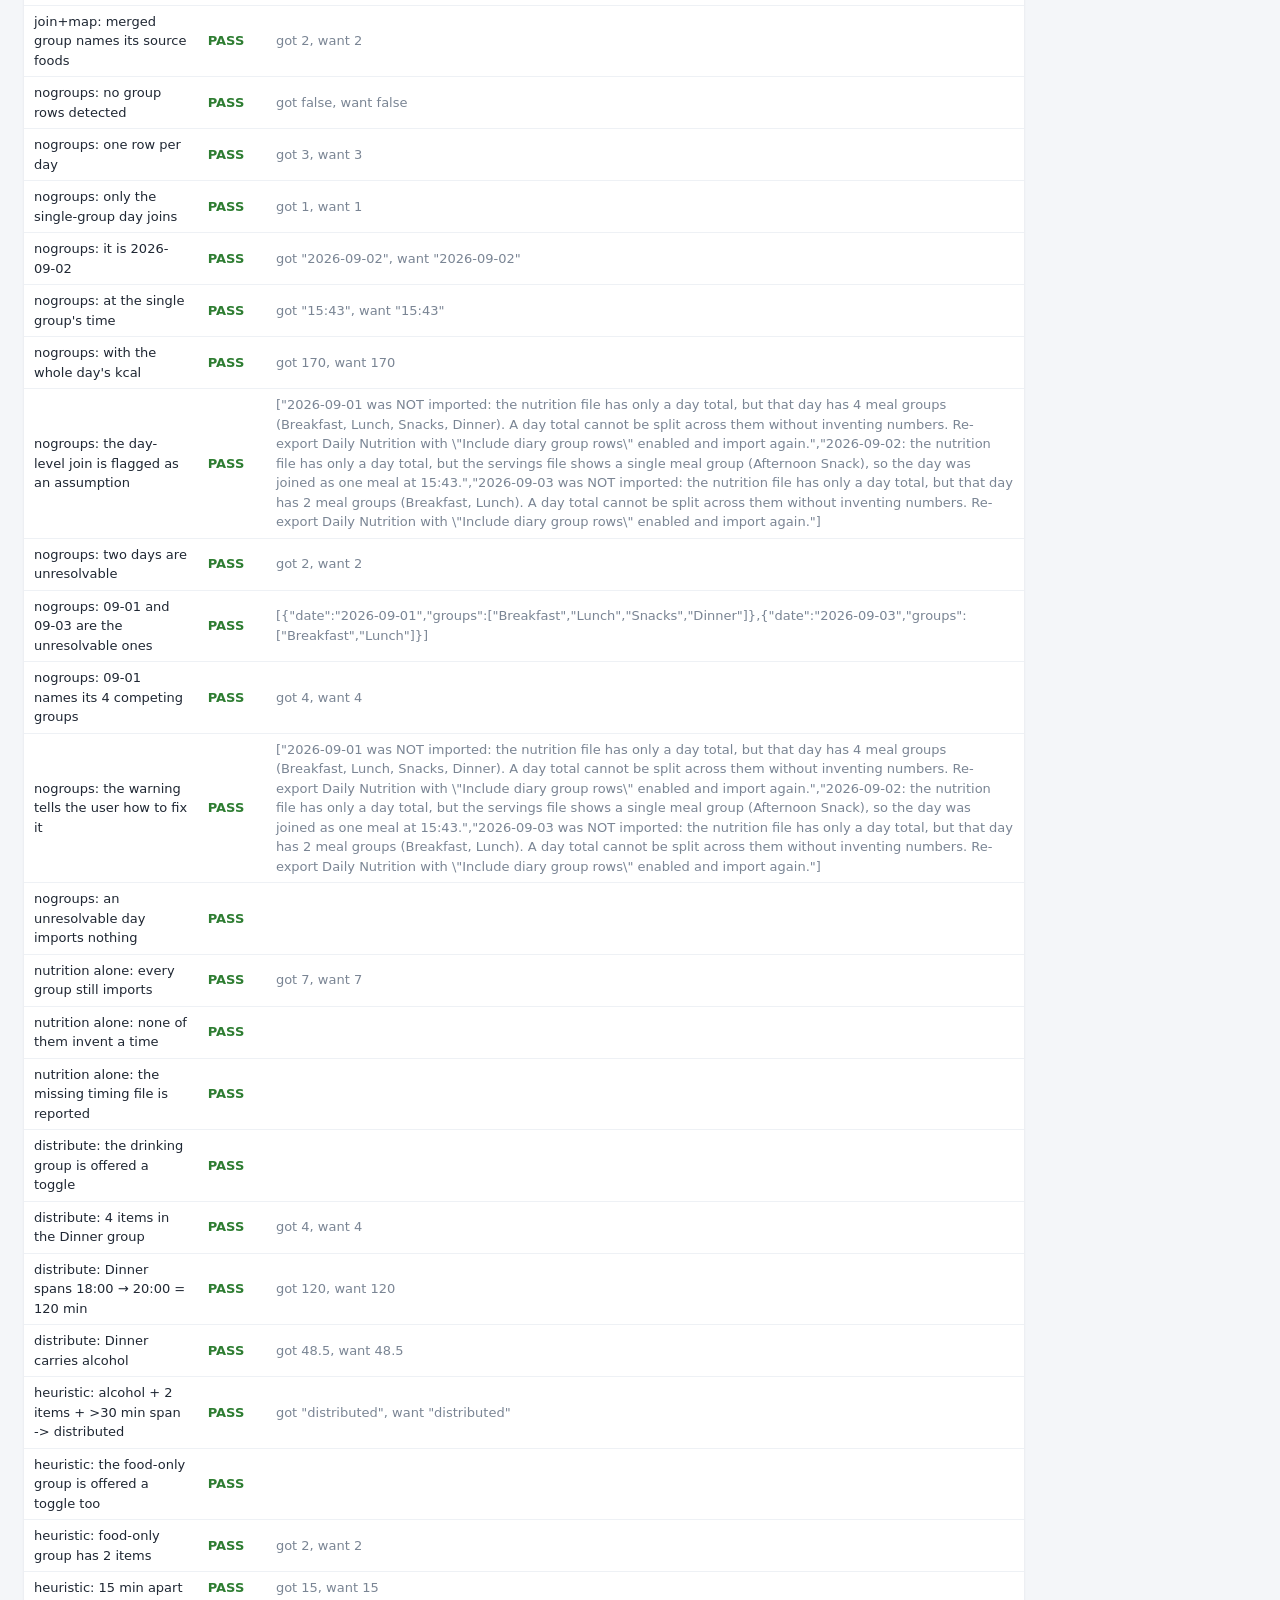
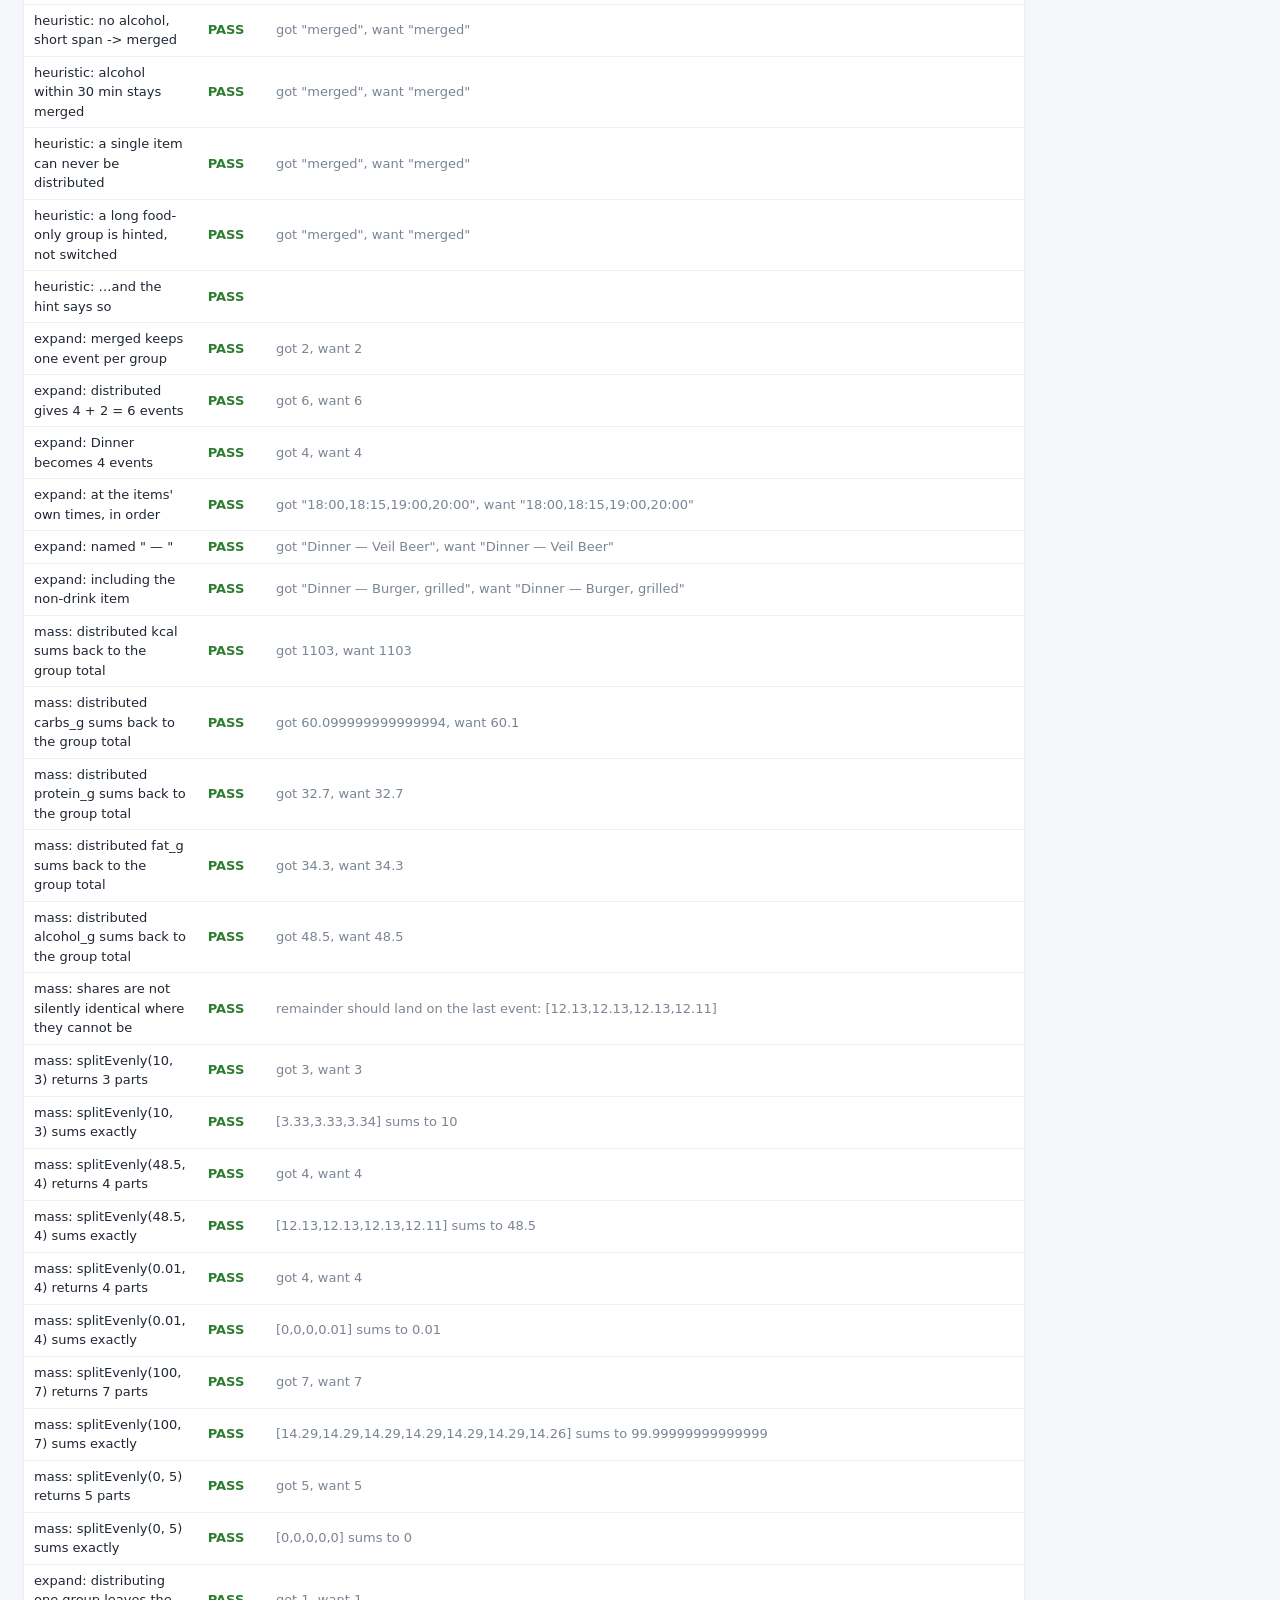
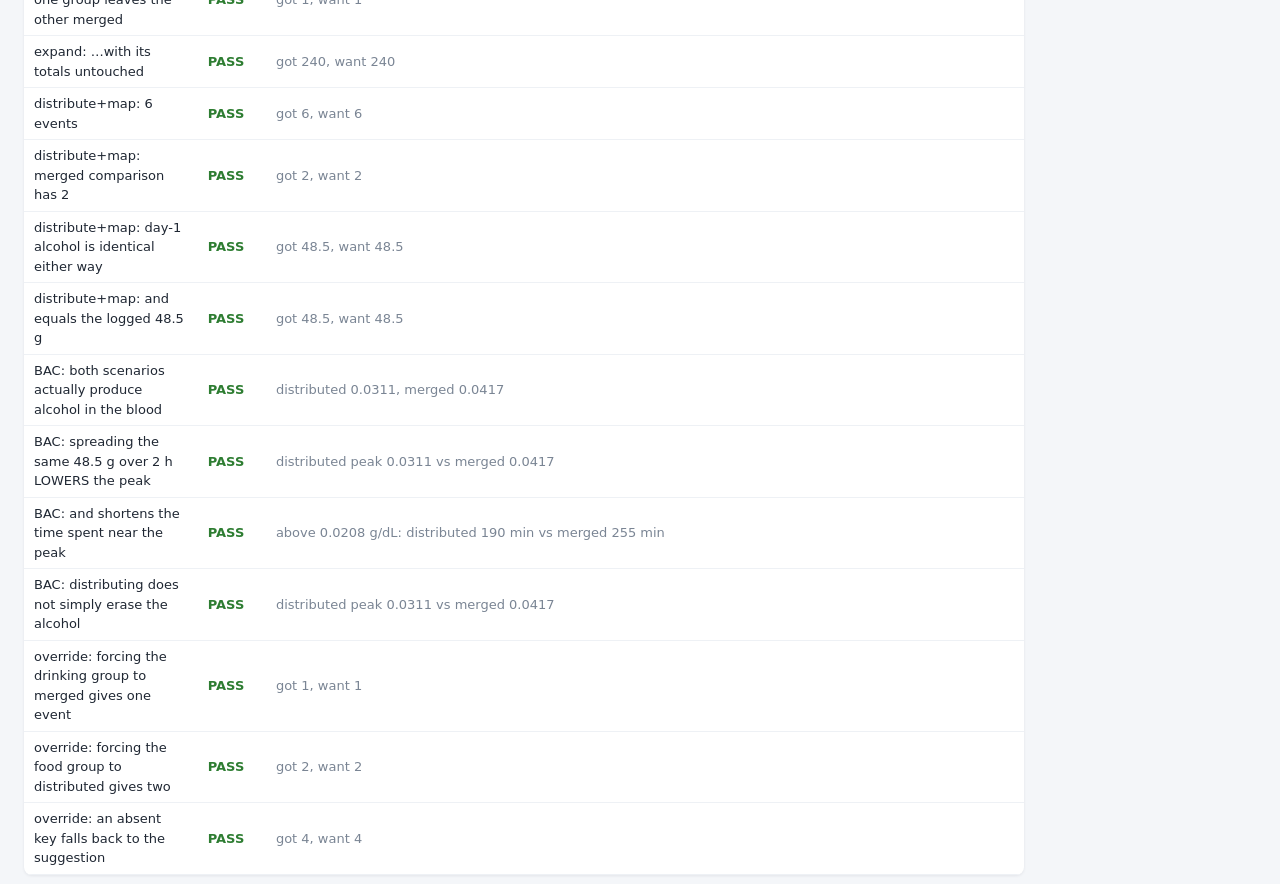
<file: test/roundtrip-test.html>
<!DOCTYPE html>
<!--
  Metabolic Simulator
  Copyright (C) 2026 Rick Theiner

  This program is free software: you can redistribute it and/or modify
  it under the terms of the GNU General Public License as published by
  the Free Software Foundation, either version 3 of the License, or
  (at your option) any later version.

  This program is distributed in the hope that it will be useful,
  but WITHOUT ANY WARRANTY; without even the implied warranty of
  MERCHANTABILITY or FITNESS FOR A PARTICULAR PURPOSE. See the
  GNU General Public License for more details.

  You should have received a copy of the GNU General Public License
  along with this program. If not, see <https://www.gnu.org/licenses/>.
-->
<html lang="en">
<head>
<meta charset="UTF-8" />
<meta name="viewport" content="width=device-width, initial-scale=1" />
<title>Regression test — scenario chaining fidelity</title>
<style>
  body { font: 15px/1.5 system-ui, -apple-system, "Segoe UI", Roboto, sans-serif;
         margin: 0; padding: 24px; background: #f4f6f9; color: #1f2733; }
  h1 { font-size: 20px; margin: 0 0 4px; }
  h2 { font-size: 15px; margin: 24px 0 8px; border-bottom: 1px solid #e2e6ec; padding-bottom: 5px; }
  .sub { color: #7a8594; font-size: 13px; margin: 0 0 18px; }
  table { border-collapse: collapse; width: 100%; max-width: 1000px; background: #fff;
          box-shadow: 0 1px 3px rgba(20,30,50,.08); border-radius: 8px; overflow: hidden; }
  th, td { text-align: left; padding: 6px 10px; border-bottom: 1px solid #eef1f5; font-size: 13px; }
  th { background: #f7f9fc; font-size: 11px; text-transform: uppercase; letter-spacing: .04em; color: #7a8594; }
  td.num { font-variant-numeric: tabular-nums; text-align: right; }
  .pass { color: #2E7D32; font-weight: 600; }
  .fail { color: #C62828; font-weight: 600; }
  .info { color: #7a8594; }
  .verdict { margin: 18px 0; padding: 12px 14px; border-radius: 8px; font-weight: 600; }
  .verdict.ok { background: #eef6ee; border: 1px solid #bcd9bc; color: #2c5e2c; }
  .verdict.bad { background: #fdecec; border: 1px solid #f5c2c2; color: #a12a2a; }
  code { background: #eef1f5; padding: 1px 5px; border-radius: 4px; font-size: 12px; }
</style>
</head>
<body>
<h1>Regression test — scenario chaining fidelity</h1>
<p class="sub">
  <b>What it guards:</b> that continuing a scenario from a saved end-state reproduces an
  uninterrupted run <i>exactly</i>, variable by variable. If a change to the model ever adds
  state that the scenario file does not carry, this test goes red.<br />
  <b>How to run:</b> serve the app folder
  (<code>python -m http.server</code> from <code>metabolism-sim/</code>) and open
  <code>/test/roundtrip-test.html</code>. It runs on load; the banner below is the verdict.
  A <code>file://</code> open also works in some browsers. Programmatic result:
  <code>window.__results.pass</code>.
</p>
<div id="out">running…</div>

<script src="../simulation.js"></script>
<script src="../importers.js"></script>
<script>
(function () {
  'use strict';

  const TOL = 1e-9;                       // floating-point tolerance
  const STEPS_PER_DAY = window.SIM_STEPS_PER_DAY || 288;

  const PROFILE = { weight: 95, height: 182.5, age: 57, sex: 'male', training: 'recreational' };

  // Schedule deliberately built so that state-bearing processes STRADDLE the
  // Day1→Day2 seam: sleep crosses midnight, a late Day-1 meal's absorption tail
  // runs past midnight, alcohol is still clearing, and a Day-1 resistance
  // session's MPS window extends ~36 h into Day 2.
  const BASE = [
    // ---- Day 1 ----
    { day: 1, type: 'sleep', start: '22:30', end: '06:30' },
    { day: 1, type: 'meal', time: '07:00', name: 'Breakfast', kcal: 560, carbs: 68, protein: 28, fat: 18, alcohol: 0 },
    { day: 1, type: 'resistance', start: '17:30', duration: 45, intensity: 'moderate' },
    { day: 1, type: 'meal', time: '19:15', name: 'Dinner', kcal: 900, carbs: 100, protein: 45, fat: 30, alcohol: 22.5 },
    { day: 1, type: 'meal', time: '21:45', name: 'Late snack', kcal: 300, carbs: 35, protein: 10, fat: 12, alcohol: 15 },
    // ---- Day 2 ----
    { day: 2, type: 'sleep', start: '22:30', end: '06:30' },
    { day: 2, type: 'meal', time: '07:15', name: 'Breakfast', kcal: 520, carbs: 60, protein: 30, fat: 16, alcohol: 0 },
    { day: 2, type: 'aerobic', start: '12:00', duration: 45, intensity: 'moderate' },
    { day: 2, type: 'meal', time: '13:15', name: 'Lunch', kcal: 700, carbs: 80, protein: 40, fat: 22, alcohol: 0 },
    { day: 2, type: 'meal', time: '19:00', name: 'Dinner', kcal: 850, carbs: 95, protein: 48, fat: 28, alcohol: 0 },
    // ---- Day 3 (keeps both runs' horizons populated past the compared window) ----
    { day: 3, type: 'sleep', start: '22:30', end: '06:30' },
    { day: 3, type: 'meal', time: '07:15', name: 'Breakfast', kcal: 520, carbs: 60, protein: 30, fat: 16, alcohol: 0 },
    { day: 3, type: 'meal', time: '13:15', name: 'Lunch', kcal: 700, carbs: 80, protein: 40, fat: 22, alcohol: 0 }
  ];

  // Shift every event's day by `delta`; events falling before Day 1 drop out
  // (the continued run legitimately has no knowledge of the previous day's events).
  function shiftDays(sched, delta) {
    return sched
      .map(e => Object.assign({}, e, { day: (+e.day || 1) + delta }))
      .filter(e => e.day >= 1);
  }

  // The six physiological state variables the export carries (Tier A).
  const PHYS = [
    ['liverGlycogen', 'liver'], ['muscleGlycogen', 'muscle'], ['aminoPool', 'aminoPool'],
    ['insulin', 'insulin'], ['alcoholInSystem', 'alcoholInSystem'], ['fatStored_g', 'fatStored_g']
  ];
  // Derived / time-since-X quantities that are NOT exported but do steer the model (Tier C).
  const DERIVED = ['hoursFasted', 'mpsRate', 'gngRate', 'demandKcal', 'fatFracAdjusted'];
  // Per-step substrate supply (the trajectory itself).
  const KCAL = ['gutGlucose', 'liver', 'muscle', 'gng', 'gutFat', 'adipose', 'alcohol'];
  // Display accumulators — reset by design on a new run; reported, not graded.
  const ACCUM = ['cumConsumed', 'cumExpended', 'cumSurplusGlucose', 'daySurplusGlucose'];

  // ---- Run A: one continuous run -------------------------------------------
  const runA = window.runSimulation(PROFILE, BASE);

  // ---- "Export" at the end of Day 1, exactly as the app would --------------
  // The app writes endState = {liver, muscle, aminoPool, insulin, alcoholInSystem,
  // fatStored_g}; here we take that same six-field vector from the last step of Day 1.
  const BOUNDARY_MIN = STEPS_PER_DAY * 5;            // end of Day 1, in minutes
  const boundary = runA[STEPS_PER_DAY - 1];
  const exportObj = {
    schemaVersion: 1,
    app: 'metabolism-simulator',
    name: 'roundtrip',
    created: new Date().toISOString(),
    profile: PROFILE,
    schedule: shiftDays(BASE, -1),
    initialState: {
      liver: boundary.liverGlycogen,
      muscle: boundary.muscleGlycogen,
      aminoPool: boundary.aminoPool,
      insulin: boundary.insulin,
      alcoholInSystem: boundary.alcoholInSystem,
      fatStored_g: boundary.fatStored_g
    },
    // Real trailing events, so the continued run reproduces the history that
    // the six state scalars alone cannot express (gut contents, MPS, EPOC…).
    carryInEvents: window.buildCarryIn(runA.timeline, BOUNDARY_MIN)
  };
  // Real file round-trip: through JSON and back, so any serialization loss shows up.
  const imported = JSON.parse(JSON.stringify(exportObj));

  // ---- Run B: fresh run seeded from the imported end-state ------------------
  const runB = window.runSimulation(imported.profile, imported.schedule,
                                    imported.initialState, imported.carryInEvents);

  // ---- Compare Run A's Day 2 against Run B's Day 1 -------------------------
  function compare(label, tier, getter) {
    let maxAbs = 0, atStep = -1;
    for (let i = 0; i < STEPS_PER_DAY; i++) {
      const a = getter(runA[STEPS_PER_DAY + i]);
      const b = getter(runB[i]);
      const d = Math.abs(a - b);
      if (d > maxAbs) { maxAbs = d; atStep = i; }
    }
    const endA = getter(runA[STEPS_PER_DAY * 2 - 1]);
    const endB = getter(runB[STEPS_PER_DAY - 1]);
    return { variable: label, tier, maxAbsDiff: maxAbs, atStep,
             atTime: atStep >= 0 ? runB[atStep].todLabel : '—',
             endA, endB, endDiff: Math.abs(endA - endB),
             pass: maxAbs <= TOL };
  }

  const results = [];
  PHYS.forEach(([field]) => results.push(compare(field, 'A · physiological (exported)', d => d[field])));
  DERIVED.forEach(f => results.push(compare(f, 'C · derived / time-since-X (not exported)', d => d[f])));
  KCAL.forEach(f => results.push(compare('kcal.' + f, 'trajectory', d => d.kcal[f])));
  ACCUM.forEach(f => results.push(compare(f, 'B · accumulator (resets by design)', d => d[f])));

  const graded = results.filter(r => !r.tier.startsWith('B ·'));
  const failures = graded.filter(r => !r.pass);

  // ---- Render ---------------------------------------------------------------
  const fmt = v => (Math.abs(v) >= 1e-4 || v === 0) ? v.toFixed(6) : v.toExponential(3);
  let html = '';

  html += `<div class="verdict ${failures.length ? 'bad' : 'ok'}">` +
    (failures.length
      ? `✗ ${failures.length} of ${graded.length} graded variables diverge beyond tolerance (${TOL}). Chaining is NOT yet numerically equivalent to a continuous run.`
      : `✓ All ${graded.length} graded variables match to within ${TOL}. Chaining is numerically equivalent to a continuous run.`) +
    '</div>';

  html += '<h2>Comparison — Run A Day 2 vs. Run B Day 1 (288 steps)</h2>';
  html += '<table><tr><th>Variable</th><th>Tier</th><th>Max abs diff</th><th>Worst at</th>' +
          '<th>End A</th><th>End B</th><th>Result</th></tr>';
  for (const r of results) {
    const graded_ = !r.tier.startsWith('B ·');
    const cls = !graded_ ? 'info' : (r.pass ? 'pass' : 'fail');
    const verdict = !graded_ ? 'n/a (by design)' : (r.pass ? 'PASS' : 'DIVERGES');
    html += `<tr><td><code>${r.variable}</code></td><td class="info">${r.tier}</td>` +
            `<td class="num">${fmt(r.maxAbsDiff)}</td><td class="num info">${r.atTime}</td>` +
            `<td class="num">${fmt(r.endA)}</td><td class="num">${fmt(r.endB)}</td>` +
            `<td class="${cls}">${verdict}</td></tr>`;
  }
  html += '</table>';

  html += '<h2>Seeding check — did the export land where expected?</h2>';
  html += '<table><tr><th>Variable</th><th>Exported at Day 1 end</th><th>Run B step 0 value</th></tr>';
  for (const [field, key] of PHYS) {
    html += `<tr><td><code>${key}</code></td><td class="num">${fmt(exportObj.initialState[key])}</td>` +
            `<td class="num">${fmt(runB[0][field])}</td></tr>`;
  }
  html += '</table>';

  document.getElementById('out').innerHTML = html;

  // =======================================================================
  //  Post-workout muscle glycogen resynthesis
  // =======================================================================
  // WHAT THIS GUARDS, AND WHY IT EXISTS
  //
  // A user reported post-exercise refill looking far too slow: muscle glycogen
  // rose only ~17 g over the 5.5 h after a hard session with 64 g of carbs.
  // A per-timestep disposition log showed the original diagnosis ("storage is
  // blocked, glucose is being diverted to fat") was wrong — lipogenesis was
  // exactly 0 g and the refill cap never bound. What was actually true:
  //
  //   (a) A real but SMALL insulin-gate effect. Muscle refill required
  //       insulin > 2, which stranded ~4 g across the steps where the gate
  //       was shut. Worth fixing, but nowhere near the reported shortfall.
  //   (b) Missing storage-over-oxidation bias. Insulin suppresses fat
  //       oxidation, so post-meal the model burned ~66% of absorbed carbs
  //       rather than storing them. Depleted muscle activates glycogen
  //       synthase, which the model did not represent.
  //   (c) A test case too small to be diagnostic. At 64 g against ~480 kcal
  //       of evening demand the window is SUBSTRATE-limited: only ~21 g was
  //       ever surplus, so it cannot distinguish "storage works" from
  //       "there was nothing to store". Hence the second, high-carb fixture.
  //
  // The fixes were: contraction-mediated (insulin-independent) uptake for 2 h
  // post-exercise scaled by the session's measured glycogen cost, and a 3 h
  // storage-over-oxidation bias bounded by the fat-oxidation ceiling.
  //
  // If a future change re-gates refill on insulin alone, or drops the storage
  // bias, the baseline fixture drops back toward +17 g and this goes red.
  // The high-carb fixture additionally guards the storage PATHWAY at a dose
  // where storage, not substrate supply, is the binding constraint.
  // =======================================================================
  const PW = [
    { file: 'post-workout-refill.json',         label: 'baseline (64 g post-workout carbs)',  expect: 31.96 },
    { file: 'post-workout-refill-highcarb.json', label: 'high carb (124 g post-workout carbs)', expect: 67.46 }
  ];
  const PW_TOL = 3;            // grams — lets legitimate tuning move without failing
  const PW_MASS_TOL = 1;       // grams — mass conservation across the window

  function pwMeasure(scn) {
    const sd = window.runSimulation(scn.profile, scn.schedule, scn.startedFrom, scn.startedFromCarryIn);
    const at = (d, h, m) => (d - 1) * STEPS_PER_DAY + Math.round((h * 60 + m) / 5);
    const a = at(3, 18, 5), b = at(3, 23, 30);        // D3 session ends 18:05
    let absorbed = 0, oxidized = 0, toMuscle = 0, toLiver = 0, toFat = 0;
    for (let i = a; i <= b; i++) {
      const d = sd[i];
      absorbed += d.carbAbsorbedG; oxidized += d.carbOxidizedG;
      toMuscle += d.refillMuscle;  toLiver  += d.refillLiver;  toFat += d.lipogenesis;
    }
    return { gain: sd[b].muscleGlycogen - sd[a].muscleGlycogen,
             start: sd[a].muscleGlycogen, end: sd[b].muscleGlycogen,
             absorbed, oxidized, toMuscle, toLiver, toFat,
             massErr: Math.abs(absorbed - (oxidized + toMuscle + toLiver + toFat)) };
  }

  Promise.all(PW.map(t =>
    fetch('../test-scenarios/' + t.file).then(r => {
      if (!r.ok) throw new Error('HTTP ' + r.status);
      return r.json();
    }).then(scn => ({ t, m: pwMeasure(scn) }))
      .catch(e => ({ t, err: e.message }))
  )).then(results => {
    let h = '<h2>Post-workout muscle glycogen resynthesis</h2>';
    const skipped = results.some(r => r.err);
    if (skipped) {
      h += '<div class="verdict bad">Could not load the fixtures (' +
           results.filter(r => r.err).map(r => r.t.file + ': ' + r.err).join('; ') +
           ').<br />These checks need the page served over HTTP — a <code>file://</code> open cannot fetch them. ' +
           'Run <code>python -m http.server</code> from the app folder and reload.</div>';
      document.getElementById('out').insertAdjacentHTML('beforeend', h);
      window.__results.postWorkout = { skipped: true };
      return;
    }
    const rows = results.map(({ t, m }) => {
      const gainOk = Math.abs(m.gain - t.expect) <= PW_TOL;
      const massOk = m.massErr <= PW_MASS_TOL;
      return { label: t.label, expect: t.expect, gain: m.gain, gainOk, massErr: m.massErr, massOk, m };
    });
    const allOk = rows.every(r => r.gainOk && r.massOk);
    // the high-carb dose must actually store more, or the fixture pair is pointless
    const monotonic = rows[1].gain > rows[0].gain + 5;

    h += '<div class="verdict ' + (allOk && monotonic ? 'ok' : 'bad') + '">' +
      (allOk && monotonic
        ? '✓ Post-workout refill within tolerance on both doses, mass conserved, and the higher dose stores more.'
        : '✗ Post-workout refill check FAILED — see the table.') + '</div>';
    h += '<table><tr><th>Fixture</th><th>Muscle gain (g)</th><th>Expected ±' + PW_TOL +
         '</th><th>Absorbed</th><th>Oxidized</th><th>→Muscle</th><th>→Liver</th><th>→Fat</th>' +
         '<th>Mass err</th><th>Result</th></tr>';
    for (const r of rows) {
      const ok = r.gainOk && r.massOk;
      h += '<tr><td>' + r.label + '</td>' +
        '<td class="num">' + r.gain.toFixed(2) + '</td><td class="num info">' + r.expect.toFixed(2) + '</td>' +
        '<td class="num">' + r.m.absorbed.toFixed(1) + '</td><td class="num">' + r.m.oxidized.toFixed(1) + '</td>' +
        '<td class="num">' + r.m.toMuscle.toFixed(1) + '</td><td class="num">' + r.m.toLiver.toFixed(1) + '</td>' +
        '<td class="num">' + r.m.toFat.toFixed(1) + '</td>' +
        '<td class="num">' + r.massErr.toFixed(4) + '</td>' +
        '<td class="' + (ok ? 'pass' : 'fail') + '">' + (ok ? 'PASS' : 'FAIL') + '</td></tr>';
    }
    h += '</table>';
    if (!monotonic) h += '<p class="sub"><b>Dose response failed:</b> the 124 g fixture did not store meaningfully more than the 64 g one.</p>';
    document.getElementById('out').insertAdjacentHTML('beforeend', h);

    window.__results.postWorkout = { pass: allOk && monotonic, monotonic, rows: rows.map(r =>
      ({ label: r.label, gain: +r.gain.toFixed(2), expect: r.expect, gainOk: r.gainOk,
         massErr: +r.massErr.toFixed(4), massOk: r.massOk })) };
    window.__results.pass = window.__results.pass && allOk && monotonic;
  });

  window.__results = {
    pass: failures.length === 0,
    tolerance: TOL,
    gradedCount: graded.length,
    failures: failures.map(r => ({ variable: r.variable, tier: r.tier,
      maxAbsDiff: r.maxAbsDiff, worstAt: r.atTime, endA: r.endA, endB: r.endB })),
    all: results,
    exportedInitialState: exportObj.initialState,
    carryInEventCount: exportObj.carryInEvents.length,
    carryInEvents: exportObj.carryInEvents,
    runB_step0: { liver: runB[0].liverGlycogen, muscle: runB[0].muscleGlycogen,
                  aminoPool: runB[0].aminoPool, insulin: runB[0].insulin,
                  alcoholInSystem: runB[0].alcoholInSystem, fatStored_g: runB[0].fatStored_g }
  };
  console.log('Round-trip results', window.__results);

  // =======================================================================
  //  Food-log CSV import (Cronometer)
  // =======================================================================
  // WHAT THIS GUARDS
  //
  // The importer's job is to be boring: the same file must always produce
  // the same events. The failure modes it is watching for are the quiet
  // ones, where an import "works" and the numbers are wrong:
  //
  //   · a nutrient column located by POSITION instead of by name — the
  //     column count changes with the user's diary settings, so this breaks
  //     for one person and not another;
  //   · "Net Carbs" or "Saturated" winning the Carbs / Fat slot through a
  //     sloppy fuzzy match;
  //   · a blank cell becoming NaN and poisoning a day's totals;
  //   · a blank Alcohol cell becoming null instead of 0 — Cronometer
  //     tracks alcohol, so blank genuinely means none;
  //   · split(',') tearing "Bread, whole wheat" into two fields and
  //     shifting every macro one column left;
  //   · alcohol grams surviving the parse but being dropped by the mapper,
  //     which would silently remove the whole BAC trace from an import.
  //
  // Fixtures are synthetic and live in test-scenarios/imports/.
  // =======================================================================
  (function importTests() {
    const FIX = ['cronometer-servings-basic.csv', 'cronometer-servings-notime.csv',
                 'cronometer-servings-quoted.csv', 'cronometer-exercises-basic.csv',
                 'malformed.csv',
                 // the two-file variant: nutrition and timing live in separate exports
                 'cronometer-dailynutrition-grouprows.csv',
                 'cronometer-dailynutrition-nogrouprows.csv',
                 'cronometer-servings-slim.csv',
                 // a drinking session, for the distribute-across-item-times path
                 'cronometer-dailynutrition-beersession.csv',
                 'cronometer-servings-beersession.csv'];
    const T = [];
    const ok = (name, cond, detail) => T.push({ name, pass: !!cond, detail: detail || '' });
    const eq = (name, got, want) =>
      ok(name, got === want, 'got ' + JSON.stringify(got) + ', want ' + JSON.stringify(want));
    const near = (name, got, want, tol) =>
      ok(name, Math.abs(got - want) <= (tol === undefined ? 0.01 : tol),
         'got ' + got + ', want ' + want);

    Promise.all(FIX.map(f =>
      fetch('../test-scenarios/imports/' + f).then(r => {
        if (!r.ok) throw new Error('HTTP ' + r.status);
        return r.text();
      }).then(t => [f, t])
    )).then(pairs => {
      const F = window.foodImport;
      const csv = {};
      pairs.forEach(([f, t]) => { csv[f] = t; });
      const sum = (list, k) => Math.round(list.reduce((s, e) => s + (+e[k] || 0), 0) * 1e6) / 1e6;

      // ---- 1 · detection ------------------------------------------------
      const det = f => { const p = F.detectParser(csv[f]); return p ? p.id : null; };
      eq('detect: servings-basic  -> cronometer-servings', det('cronometer-servings-basic.csv'), 'cronometer-servings');
      eq('detect: servings-notime -> cronometer-servings', det('cronometer-servings-notime.csv'), 'cronometer-servings');
      eq('detect: servings-quoted -> cronometer-servings', det('cronometer-servings-quoted.csv'), 'cronometer-servings');
      eq('detect: exercises       -> cronometer-exercises', det('cronometer-exercises-basic.csv'), 'cronometer-exercises');
      eq('detect: malformed       -> no parser claims it', det('malformed.csv'), null);

      // ---- 2 · malformed input is rejected cleanly ----------------------
      // "Cleanly" means a named error a human can act on — not a throw from
      // deep inside the row loop, and not a silent zero-row success.
      let rej = null;
      try { F.parseCronometer(csv['malformed.csv']); } catch (e) { rej = e; }
      ok('malformed: parseCronometer throws', !!rej, rej ? '' : 'it returned instead of throwing');
      eq('malformed: error code', rej && rej.code, 'IMPORT_REJECTED');
      ok('malformed: message names the problem',
         !!rej && /does not look like a Cronometer servings export/i.test(rej.message),
         rej ? rej.message : '');
      ok('malformed: detail lists the missing columns',
         !!rej && /Missing:.*Day.*Food Name/i.test(rej.detail || ''),
         rej ? (rej.detail || '').split('\n')[0] : '');
      ok('malformed: detail echoes what it DID find',
         !!rej && /Account/.test(rej.detail || ''), rej ? (rej.detail || '') : '');
      let rejX = null;
      try { F.parseCronometerExercises(csv['malformed.csv']); } catch (e) { rejX = e; }
      eq('malformed: exercises parser also rejects', rejX && rejX.code, 'IMPORT_REJECTED');

      // ---- 3 · basic servings: counts + per-day macro sums --------------
      const b = F.parseCronometer(csv['cronometer-servings-basic.csv']);
      eq('basic: entry count (summary + spacer rows dropped)', b.entries.length, 12);
      eq('basic: no row warnings', b.warnings.length, 0);
      eq('basic: alcohol column detected', b.meta.hasAlcoholColumn, true);
      eq('basic: time column detected', b.meta.hasTimeColumn, true);
      eq('basic: energy unit', b.meta.energyUnit, 'kcal');

      // The fixture header deliberately carries decoys. If any of these
      // three regress, macros silently import from the wrong column.
      eq('basic: Carbs column, not "Net Carbs"', b.meta.columns.carbs, 'Carbs (g)');
      eq('basic: Fat column, not "Saturated"/"Trans-Fats"', b.meta.columns.fat, 'Fat (g)');
      eq('basic: Protein column, not "Cystine"', b.meta.columns.protein, 'Protein (g)');
      eq('basic: Group column, not "Category"', b.meta.columns.group, 'Group');

      const DAY_EXPECT = {
        '2026-08-10': { n: 5, kcal: 913, carbs: 117.6, protein: 58.9, fat: 11.3, alcohol: 14 },
        '2026-08-11': { n: 4, kcal: 867, carbs: 55,    protein: 70,   fat: 41.3, alcohol: 0 },
        '2026-08-12': { n: 3, kcal: 790, carbs: 60,    protein: 45,   fat: 39,   alcohol: 0 }
      };
      Object.keys(DAY_EXPECT).forEach(d => {
        const e = b.entries.filter(x => x.date === d), w = DAY_EXPECT[d];
        eq('basic ' + d + ': entries', e.length, w.n);
        near('basic ' + d + ': kcal', sum(e, 'kcal'), w.kcal);
        near('basic ' + d + ': carbs', sum(e, 'carbs_g'), w.carbs);
        near('basic ' + d + ': protein', sum(e, 'protein_g'), w.protein);
        near('basic ' + d + ': fat', sum(e, 'fat_g'), w.fat);
        near('basic ' + d + ': alcohol', sum(e, 'alcohol_g'), w.alcohol);
      });

      // ---- 4 · alcohol survives all the way to a schedule event ---------
      const beer = b.entries.filter(e => /Beer/i.test(e.name))[0];
      near('basic: beer parses 14 g alcohol', beer ? beer.alcohol_g : -1, 14);
      const planB = F.mapEntriesToSchedule(b.entries, { startDate: '2026-08-10', days: 5 });
      eq('basic: all 12 entries map to events', planB.planned.length, 12);
      eq('basic: nothing skipped', planB.skipped.length, 0);
      eq('basic: Day 1 date honoured (not inferred)', planB.inferredDayOne, false);
      const beerEv = planB.planned.filter(p => /Beer/i.test(p.ev.name))[0];
      near('basic: beer EVENT carries 14 g alcohol', beerEv ? beerEv.ev.alcohol : -1, 14);
      eq('basic: beer lands on Day 1', beerEv && beerEv.ev.day, 1);
      eq('basic: beer keeps its logged 18:45', beerEv && beerEv.ev.time, '18:45');
      near('basic: day-1 alcohol total across events',
        planB.planned.filter(p => p.ev.day === 1).reduce((s, p) => s + p.ev.alcohol, 0), 14);
      eq('basic: no kcal-consistency flags on clean data',
        planB.planned.reduce((s, p) => s + p.flags.length, 0), 0);

      // ---- 5 · day-range mapping ----------------------------------------
      // Out-of-range entries must be LISTED, never silently dropped.
      const planLate = F.mapEntriesToSchedule(b.entries, { startDate: '2026-08-12', days: 5 });
      eq('range: Day 1 = 08-12 leaves 3 events', planLate.planned.length, 3);
      eq('range: the other 9 are reported skipped', planLate.skipped.length, 9);
      ok('range: skip reason says "before Day 1"',
         planLate.skipped.every(s => /before Day 1/.test(s.reason)),
         JSON.stringify(planLate.skipped.slice(0, 1)));
      const planShort = F.mapEntriesToSchedule(b.entries, { startDate: '2026-08-10', days: 1 });
      eq('range: a 1-day window keeps 5', planShort.planned.length, 5);
      eq('range: and skips 7', planShort.skipped.length, 7);
      ok('range: skip reason says "beyond Day 1"',
         planShort.skipped.every(s => /beyond Day 1/.test(s.reason)),
         JSON.stringify(planShort.skipped.slice(0, 1)));
      const planInfer = F.mapEntriesToSchedule(b.entries, { startDate: '', days: 5 });
      eq('range: no start date -> earliest becomes Day 1', planInfer.dayOne, '2026-08-10');
      eq('range: and it says so', planInfer.inferredDayOne, true);
      eq('range: inferring loses nothing', planInfer.planned.length, 12);

      // ---- 6 · merge toggle ---------------------------------------------
      // Merging must be a pure regrouping: day totals cannot move.
      const planM = F.mapEntriesToSchedule(b.entries, { startDate: '2026-08-10', days: 5, merge: true });
      eq('merge: 12 foods collapse to 9 group meals', planM.planned.length, 9);
      const d1m = planM.planned.filter(p => p.ev.day === 1);
      eq('merge: Day 1 has 3 groups', d1m.length, 3);
      near('merge: Day 1 kcal unchanged', d1m.reduce((s, p) => s + p.ev.kcal, 0), 913);
      near('merge: Day 1 carbs unchanged', d1m.reduce((s, p) => s + p.ev.carbs, 0), 117.6);
      near('merge: Day 1 protein unchanged', d1m.reduce((s, p) => s + p.ev.protein, 0), 58.9);
      near('merge: Day 1 fat unchanged', d1m.reduce((s, p) => s + p.ev.fat, 0), 11.3);
      near('merge: Day 1 alcohol unchanged', d1m.reduce((s, p) => s + p.ev.alcohol, 0), 14);
      const dinner = d1m.filter(p => /dinner/i.test(p.ev.name))[0];
      near('merge: Dinner = rice + beer kcal', dinner ? dinner.ev.kcal : -1, 403);
      near('merge: Dinner keeps the beer alcohol', dinner ? dinner.ev.alcohol : -1, 14);
      eq('merge: Dinner keeps the earliest logged time', dinner && dinner.ev.time, '18:45');
      eq('merge: merged event names both sources',
         dinner ? dinner.sources.length : -1, 2);

      // ---- 7 · no Time column -> meal-slot defaults ----------------------
      const n = F.parseCronometer(csv['cronometer-servings-notime.csv']);
      eq('notime: entry count', n.entries.length, 9);
      eq('notime: no Time column found', n.meta.hasTimeColumn, false);
      ok('notime: every entry has time === null',
         n.entries.every(e => e.time === null),
         JSON.stringify(n.entries.map(e => e.time)));
      const planN = F.mapEntriesToSchedule(n.entries, { startDate: '2026-08-10', days: 5 });
      const at = (day, name) => {
        const p = planN.planned.filter(x => x.ev.day === day && x.ev.name === name)[0];
        return p ? p.ev.time : '(missing)';
      };
      eq('default time: Breakfast -> 07:30', at(1, 'Oatmeal cooked'), '07:30');
      eq('default time: Lunch     -> 12:30', at(1, 'Chicken salad'), '12:30');
      eq('default time: Snacks    -> 15:00', at(1, 'Apple medium'), '15:00');
      eq('default time: Dinner    -> 18:30', at(1, 'Pasta with sauce'), '18:30');
      // The second DISTINCT snack group on the same day, per the spec.
      eq('default time: 2nd snack group same day -> 21:00', at(1, 'Cottage cheese'), '21:00');
      eq('default time: no group at all -> 12:00', at(2, 'Protein shake'), '12:00');
      ok('notime: the ungrouped entry is flagged, not hidden',
         planN.planned.some(p => p.ev.name === 'Protein shake' && p.flags.length > 0));
      // Day 2 starts a fresh snack sequence — occurrence is per-day.
      eq('default time: Day 2 breakfast unaffected', at(2, 'Toast with butter'), '07:30');
      // Overridable, since the review screen exposes these as inputs.
      const planNCustom = F.mapEntriesToSchedule(n.entries,
        { startDate: '2026-08-10', days: 5, defaultTimes: { breakfast: '06:00', snack2: '22:15' } });
      const atC = (day, name) => {
        const p = planNCustom.planned.filter(x => x.ev.day === day && x.ev.name === name)[0];
        return p ? p.ev.time : '(missing)';
      };
      eq('default time: breakfast override honoured', atC(1, 'Oatmeal cooked'), '06:00');
      eq('default time: snack2 override honoured', atC(1, 'Cottage cheese'), '22:15');
      eq('default time: unoverridden slot keeps its default', atC(1, 'Pasta with sauce'), '18:30');

      // ---- 8 · quoted fields + blank cells ------------------------------
      const q = F.parseCronometer(csv['cronometer-servings-quoted.csv']);
      eq('quoted: entry count', q.entries.length, 8);
      const names = q.entries.map(e => e.name);
      ok('quoted: "Bread, whole wheat" stays one field',
         names.indexOf('Bread, whole wheat') >= 0, JSON.stringify(names));
      ok('quoted: two commas survive too ("Cheese, cheddar, sharp")',
         names.indexOf('Cheese, cheddar, sharp') >= 0, JSON.stringify(names));
      ok('quoted: doubled quotes unescape',
         names.indexOf('Kellogg\'s "Special K", original') >= 0, JSON.stringify(names));
      // The real damage from a split(',') parse is a one-column shift, so
      // check the macros of a comma-name row, not just the name itself.
      const bread = q.entries.filter(e => e.name === 'Bread, whole wheat')[0];
      near('quoted: comma-name row keeps its kcal', bread ? bread.kcal : -1, 140);
      near('quoted: comma-name row keeps its carbs', bread ? bread.carbs_g : -1, 24);
      near('quoted: comma-name row keeps its protein', bread ? bread.protein_g : -1, 8);
      near('quoted: comma-name row keeps its fat', bread ? bread.fat_g : -1, 2);

      const yog = q.entries.filter(e => e.name === 'Yogurt, plain, low-fat')[0];
      near('blank cell: blank Fat -> 0', yog ? yog.fat_g : -1, 0);
      ok('blank cell: blank Fat is a number, not NaN',
         !!yog && typeof yog.fat_g === 'number' && isFinite(yog.fat_g));
      ok('blank cell: blank Alcohol -> 0, NOT null (Cronometer tracks it)',
         q.entries.every(e => e.alcohol_g === 0),
         JSON.stringify(q.entries.map(e => e.alcohol_g)));
      near('quoted: totals kcal', sum(q.entries, 'kcal'), 870);
      near('quoted: totals carbs', sum(q.entries, 'carbs_g'), 130);
      near('quoted: totals protein', sum(q.entries, 'protein_g'), 56);
      near('quoted: totals fat', sum(q.entries, 'fat_g'), 38.4);
      // Unreadable cell -> 0 + a warning, and the file still imports.
      eq('quoted: one row warning for the unreadable Carbs cell', q.warnings.length, 1);
      ok('quoted: the warning names the row and column',
         q.warnings.length === 1 && /Nuts/.test(q.warnings[0].text) && /Carbs/.test(q.warnings[0].text),
         q.warnings.length ? q.warnings[0].text : '');

      // ---- 9 · kcal consistency check ------------------------------------
      const planQ = F.mapEntriesToSchedule(q.entries, { startDate: '2026-08-10', days: 5 });
      const flagged = planQ.planned.filter(p => p.flags.some(f => /kcal/.test(f.text)));
      eq('kcal check: exactly one entry flagged', flagged.length, 1);
      eq('kcal check: it is the 0-kcal-with-macros row',
         flagged.length === 1 ? flagged[0].ev.name : '(none)', 'Mystery item, homemade');
      ok('kcal check: a genuinely empty 0-kcal row is NOT flagged',
         !planQ.planned.some(p => p.ev.name === 'Zero-cal drink, diet' && p.flags.length));
      ok('kcal check: a 12% gap stays under the 15% threshold',
         !planQ.planned.some(p => p.ev.name === 'Yogurt, plain, low-fat' &&
                                  p.flags.some(f => /kcal/.test(f.text))));

      // ---- 10 · exercises ------------------------------------------------
      const x = F.parseCronometerExercises(csv['cronometer-exercises-basic.csv']);
      eq('exercise: entry count', x.entries.length, 4);
      ok('exercise: no export start time', x.entries.every(e => e.time === null));
      near('exercise: minutes parsed', x.entries[0].minutes, 45);
      near('exercise: calories burned captured', x.entries[0].kcalBurned, 320);

      // Unclassified names are held BACK, not guessed at.
      const planX0 = F.mapEntriesToSchedule(x.entries, { startDate: '2026-08-10', days: 5 });
      eq('exercise: nothing imports before classification', planX0.planned.length, 0);
      eq('exercise: 3 distinct names need classifying', planX0.unclassified.length, 3);
      ok('exercise: each distinct name asked for once',
         planX0.unclassified.indexOf('Weight Training') >= 0 &&
         planX0.unclassified.indexOf('Running') >= 0 &&
         planX0.unclassified.indexOf('Cycling') >= 0,
         JSON.stringify(planX0.unclassified));

      const XMAP = {
        'Weight Training': { type: 'resistance', intensity: 'hard' },
        'Running': { type: 'aerobic', intensity: 'vigorous' },
        'Cycling': { type: 'aerobic', intensity: 'moderate' }
      };
      const planX = F.mapEntriesToSchedule(x.entries,
        { startDate: '2026-08-10', days: 5, exercise: { map: XMAP } });
      eq('exercise: all 4 map once classified', planX.planned.length, 4);
      eq('exercise: none left unclassified', planX.unclassified.length, 0);
      const wt = planX.planned.filter(p => p.ev.type === 'resistance')[0];
      eq('exercise: resistance type', wt && wt.ev.type, 'resistance');
      eq('exercise: intensity carried through', wt && wt.ev.intensity, 'hard');
      near('exercise: duration = logged minutes', wt ? wt.ev.duration : -1, 45);
      eq('exercise: default start 17:00', wt && wt.ev.start, '17:00');
      ok('exercise: start time is overridable',
         F.mapEntriesToSchedule(x.entries, { startDate: '2026-08-10', days: 5,
           exercise: { map: XMAP, defaultStart: '06:15' } }).planned[0].ev.start === '06:15');
      ok('exercise: the ignored "calories burned" is called out',
         planX.planned.every(p => p.flags.some(f => /computes its own cost/i.test(f.text))));
      // Vocabulary translation: resistance has no "vigorous", aerobic no "hard".
      const planXV = F.mapEntriesToSchedule(x.entries, { startDate: '2026-08-10', days: 5,
        exercise: { map: { 'Weight Training': { type: 'resistance', intensity: 'vigorous' },
                           'Running': { type: 'aerobic', intensity: 'hard' },
                           'Cycling': { type: 'aerobic', intensity: 'moderate' } } } });
      eq('exercise: resistance "vigorous" -> "hard"',
         planXV.planned.filter(p => p.ev.type === 'resistance')[0].ev.intensity, 'hard');
      eq('exercise: aerobic "hard" -> "vigorous"',
         planXV.planned.filter(p => p.sources[0] === 'Running')[0].ev.intensity, 'vigorous');

      // ---- 11 · registry extension point ---------------------------------
      // MyFitnessPal / FatSecret arrive through here. Proving a third parser
      // slots in without touching the mapper is the point of the pattern.
      const before = F.listImportParsers().length;
      F.registerImportParser({
        id: '__selftest', label: 'Self test', source: 'Test', kind: 'food',
        detect: headers => (headers.join(',') === 'zzz' ? 9 : 0),
        parse: () => ({ entries: [{ kind: 'food', date: '2026-08-10', time: null,
          mealSlot: 'Lunch', name: 'Stub', kcal: 100, carbs_g: 10, protein_g: 5,
          fat_g: 4, alcohol_g: null }], warnings: [], meta: {} })
      });
      eq('registry: a new parser registers', F.listImportParsers().length, before + 1);
      const stub = F.mapEntriesToSchedule(
        F.listImportParsers().filter(p => p.id === '__selftest')[0].parse().entries,
        { startDate: '2026-08-10', days: 5 });
      eq('registry: a foreign parser reuses the mapper unchanged', stub.planned.length, 1);
      eq('registry: and gets slot defaults for free', stub.planned[0].ev.time, '12:30');
      near('registry: alcohol_g null -> 0 g on the event', stub.planned[0].ev.alcohol, 0);
      eq('registry: re-registering an id replaces rather than duplicates',
         (F.registerImportParser({ id: '__selftest', parse: () => ({ entries: [], warnings: [] }) }),
          F.listImportParsers().length), before + 1);

      // ---- 12 · two-file variant: Daily Nutrition + slim Servings --------
      // Neither file is usable alone. The join is on (Date, Group) and is
      // where this feature can go quietly wrong: a mismatched key silently
      // loses a meal, and a day-total row counted alongside its own group
      // rows silently doubles a day.
      eq('two-file: slim servings detected as timing-only',
         (F.detectParser(csv['cronometer-servings-slim.csv']) || {}).id, 'cronometer-servings-slim');
      eq('two-file: daily nutrition WITH group rows detected',
         (F.detectParser(csv['cronometer-dailynutrition-grouprows.csv']) || {}).id, 'cronometer-daily-nutrition');
      eq('two-file: daily nutrition WITHOUT group rows detected',
         (F.detectParser(csv['cronometer-dailynutrition-nogrouprows.csv']) || {}).id, 'cronometer-daily-nutrition');
      // The nutrient-rich servings file must NOT be mistaken for either half.
      eq('two-file: full servings still wins over the slim parser',
         (F.detectParser(csv['cronometer-servings-basic.csv']) || {}).id, 'cronometer-servings');
      // An exercise export has "Calories Burned"; nutrition must not claim it.
      eq('two-file: exercises not claimed by the nutrition parser',
         (F.detectParser(csv['cronometer-exercises-basic.csv']) || {}).id, 'cronometer-exercises');

      const slim = F.parseCronometerServingsSlim(csv['cronometer-servings-slim.csv']);
      eq('slim: entry count', slim.entries.length, 10);
      ok('slim: no nutrients are invented', slim.entries.every(e => e.kcal === undefined));
      // 12-hour clock with a meridiem is what the real export writes.
      const alm = slim.entries.filter(e => /Almonds/.test(e.name))[0];
      eq('slim: "3:43 PM" parses to 15:43', alm && alm.time, '15:43');
      eq('slim: "7:12 AM" parses to 07:12',
         slim.entries.filter(e => /Oatmeal/.test(e.name))[0].time, '07:12');
      // "Nuts" sits in the Category column right next to Group; picking the
      // wrong one would silently regroup the whole import.
      eq('slim: Group captured, not Category', alm && alm.group, 'Afternoon Snack');
      ok('slim: quoted comma names survive here too',
         slim.entries.some(e => e.name === 'Beer, regular'), JSON.stringify(slim.entries.map(e => e.name)));

      const nutG = F.parseCronometerDailyNutrition(csv['cronometer-dailynutrition-grouprows.csv']);
      eq('nutrition: group rows detected', nutG.meta.hasGroupRows, true);
      eq('nutrition: row count (incl. the day-total rows)', nutG.entries.length, 10);
      eq('nutrition: Carbs column, not "Net Carbs"', nutG.meta.columns.carbs, 'Carbs (g)');
      eq('nutrition: Fat column, not "Saturated"', nutG.meta.columns.fat, 'Fat (g)');

      // ---- the join, with group rows -------------------------------------
      const J = F.joinNutritionAndTiming(nutG, slim);
      eq('join: one event per matched group', J.entries.length, 7);
      eq('join: nothing unresolvable when group rows are present', J.meta.unresolvedDays.length, 0);
      const jat = (date, name) => J.entries.filter(e => e.date === date && e.name === name)[0];

      const jb = jat('2026-09-01', 'Breakfast');
      eq('join: Breakfast time = earliest serving in that group', jb && jb.time, '07:12');
      near('join: Breakfast kcal from the nutrition file', jb ? jb.kcal : -1, 280);
      near('join: Breakfast carbs', jb ? jb.carbs_g : -1, 53);
      near('join: Breakfast protein', jb ? jb.protein_g : -1, 8.8);
      near('join: Breakfast fat', jb ? jb.fat_g : -1, 4.3);
      eq('join: Breakfast remembers both foods', jb ? jb.foods.length : -1, 2);

      const jl = jat('2026-09-01', 'Lunch');
      eq('join: Lunch takes 12:35, not the later 12:40', jl && jl.time, '12:35');
      near('join: Lunch kcal', jl ? jl.kcal : -1, 480);
      near('join: Lunch protein', jl ? jl.protein_g : -1, 48.5);

      // Alcohol has to survive the join or an imported evening loses its
      // entire BAC trace.
      const jd = jat('2026-09-01', 'Dinner');
      eq('join: Dinner time = 18:50 (earliest of 18:50 / 19:05)', jd && jd.time, '18:50');
      near('join: Dinner alcohol passes through', jd ? jd.alcohol_g : -1, 14);
      near('join: Dinner kcal', jd ? jd.kcal : -1, 520);
      near('join: Dinner carbs', jd ? jd.carbs_g : -1, 12.6);

      const j2 = jat('2026-09-02', 'Afternoon Snack');
      eq('join: single-food day maps to 15:43', j2 && j2.time, '15:43');
      near('join: single-food day kcal', j2 ? j2.kcal : -1, 170);

      // The day-total row must not be added on top of its own group rows.
      near('join: day 1 kcal totals the GROUPS, not group+total',
        J.entries.filter(e => e.date === '2026-09-01').reduce((s, e) => s + e.kcal, 0), 1430);
      near('join: day 1 carbs likewise',
        J.entries.filter(e => e.date === '2026-09-01').reduce((s, e) => s + e.carbs_g, 0), 137.6);
      near('join: day 2 is not doubled by its total row',
        J.entries.filter(e => e.date === '2026-09-02').reduce((s, e) => s + e.kcal, 0), 170);
      ok('join: the ignored day-total row is reported',
         J.warnings.some(w => /day-total row was ignored/i.test(w.text)),
         JSON.stringify(J.warnings.map(w => w.text)));

      // ---- groups present in only one file --------------------------------
      const jls = jat('2026-09-01', 'Late Snack');
      ok('join: nutrition-only group still imports', !!jls);
      eq('join: nutrition-only group has no time to inherit', jls && jls.time, null);
      ok('join: and it is reported, not silently timed',
         J.warnings.some(w => /Late Snack/.test(w.text) && /logs no food/i.test(w.text)),
         JSON.stringify(J.warnings.map(w => w.text)));
      ok('join: servings-only group is reported',
         J.warnings.some(w => /Snacks/.test(w.text) && /no matching nutrition/i.test(w.text)),
         JSON.stringify(J.warnings.map(w => w.text)));
      eq('join: servings-only group listed in meta', J.meta.orphanGroups.length, 1);
      ok('join: the orphan is the Snacks group', /Snacks/.test(J.meta.orphanGroups[0] || ''),
         J.meta.orphanGroups[0]);

      // ---- through the mapper --------------------------------------------
      const planJ = F.mapEntriesToSchedule(J.entries, { startDate: '2026-09-01', days: 5 });
      eq('join+map: 7 events', planJ.planned.length, 7);
      const pAt = (d, n) => planJ.planned.filter(p => p.ev.day === d && p.ev.name === n)[0];
      eq('join+map: Breakfast lands Day 1 at 07:12', pAt(1, 'Breakfast').ev.time, '07:12');
      eq('join+map: Afternoon Snack lands Day 2 at 15:43', pAt(2, 'Afternoon Snack').ev.time, '15:43');
      near('join+map: alcohol reaches the schedule event', pAt(1, 'Dinner').ev.alcohol, 14);
      // No time to inherit -> the meal-slot default, and it says so.
      eq('join+map: nutrition-only snack falls back to the snack default',
         pAt(1, 'Late Snack').ev.time, '15:00');
      eq('join+map: and is marked as app-assigned', pAt(1, 'Late Snack').explicitTime, false);
      near('join+map: day 1 kcal across events',
        planJ.planned.filter(p => p.ev.day === 1).reduce((s, p) => s + p.ev.kcal, 0), 1430);
      eq('join+map: merged group names its source foods',
         pAt(1, 'Breakfast').sources.length, 2);

      // ---- the join WITHOUT group rows -----------------------------------
      const nutN = F.parseCronometerDailyNutrition(csv['cronometer-dailynutrition-nogrouprows.csv']);
      eq('nogroups: no group rows detected', nutN.meta.hasGroupRows, false);
      eq('nogroups: one row per day', nutN.entries.length, 3);
      const JN = F.joinNutritionAndTiming(nutN, slim);
      // 09-02 has exactly one group, so it can be placed; 09-01 and 09-03
      // cannot be split and must be refused rather than guessed.
      eq('nogroups: only the single-group day joins', JN.entries.length, 1);
      eq('nogroups: it is 2026-09-02', JN.entries[0].date, '2026-09-02');
      eq('nogroups: at the single group\'s time', JN.entries[0].time, '15:43');
      near('nogroups: with the whole day\'s kcal', JN.entries[0].kcal, 170);
      ok('nogroups: the day-level join is flagged as an assumption',
         JN.warnings.some(w => /only a day total/i.test(w.text) && /single meal group/i.test(w.text)),
         JSON.stringify(JN.warnings.map(w => w.text)));
      eq('nogroups: two days are unresolvable', JN.meta.unresolvedDays.length, 2);
      ok('nogroups: 09-01 and 09-03 are the unresolvable ones',
         JN.meta.unresolvedDays.map(u => u.date).sort().join(',') === '2026-09-01,2026-09-03',
         JSON.stringify(JN.meta.unresolvedDays));
      eq('nogroups: 09-01 names its 4 competing groups',
         JN.meta.unresolvedDays.filter(u => u.date === '2026-09-01')[0].groups.length, 4);
      ok('nogroups: the warning tells the user how to fix it',
         JN.warnings.some(w => /Include diary group rows/i.test(w.text)),
         JSON.stringify(JN.warnings.map(w => w.text)));
      ok('nogroups: an unresolvable day imports nothing',
         !JN.entries.some(e => e.date === '2026-09-01' || e.date === '2026-09-03'));

      // ---- nutrition with no timing file at all ---------------------------
      const JA = F.joinNutritionAndTiming(nutG, { entries: [] });
      eq('nutrition alone: every group still imports', JA.entries.length, 7);
      ok('nutrition alone: none of them invent a time', JA.entries.every(e => e.time === null));
      ok('nutrition alone: the missing timing file is reported',
         JA.warnings.some(w => /logs no food/i.test(w.text)));

      // ---- 13 · distribute a group across its item times ------------------
      // WHY THIS EXISTS
      //
      // In the two-file join, nutrition is known only per (Date, Group) but
      // the servings file timestamps every item inside it. Collapsing the
      // group to one timestamp is harmless for food and wrong for alcohol:
      // the BAC curve's whole subject is that drinks arrive spread out, so
      // three beers over two hours booked as a single dose overstates both
      // the peak and the time spent above any threshold.
      //
      // The split is EVEN, which is an assumption the source cannot settle —
      // hence the review-screen note and the per-event edits. What must never
      // be approximate is the total: the parts have to sum back exactly, or
      // an import quietly changes how much alcohol was drunk.
      const nutB = F.parseCronometerDailyNutrition(csv['cronometer-dailynutrition-beersession.csv']);
      const timB = F.parseCronometerServingsSlim(csv['cronometer-servings-beersession.csv']);
      const JB = F.joinNutritionAndTiming(nutB, timB);
      const gOf = label => (JB.meta.groups || []).filter(g => g.label === label)[0];

      // ---- the heuristic --------------------------------------------------
      const gDin = gOf('Dinner'), gBrk = gOf('Breakfast');
      ok('distribute: the drinking group is offered a toggle', !!gDin);
      eq('distribute: 4 items in the Dinner group', gDin && gDin.itemCount, 4);
      eq('distribute: Dinner spans 18:00 → 20:00 = 120 min', gDin && gDin.span, 120);
      near('distribute: Dinner carries alcohol', gDin ? gDin.alcohol : -1, 48.5);
      eq('heuristic: alcohol + 2 items + >30 min span -> distributed',
         gDin && gDin.suggestedMode, 'distributed');
      // The counter-case, so the heuristic is not simply "always distribute".
      ok('heuristic: the food-only group is offered a toggle too', !!gBrk);
      eq('heuristic: food-only group has 2 items', gBrk && gBrk.itemCount, 2);
      eq('heuristic: 15 min apart', gBrk && gBrk.span, 15);
      eq('heuristic: no alcohol, short span -> merged', gBrk && gBrk.suggestedMode, 'merged');
      // Alcohol alone is not enough — it has to be spread out to matter.
      eq('heuristic: alcohol within 30 min stays merged',
         F.suggestDistribution(20, [{ time: '19:00' }, { time: '19:20' }]).mode, 'merged');
      eq('heuristic: a single item can never be distributed',
         F.suggestDistribution(40, [{ time: '19:00' }]).mode, 'merged');
      eq('heuristic: a long food-only group is hinted, not switched',
         F.suggestDistribution(0, [{ time: '12:00' }, { time: '15:00' }]).mode, 'merged');
      ok('heuristic: …and the hint says so',
         /longer than a single sitting/i.test(
           F.suggestDistribution(0, [{ time: '12:00' }, { time: '15:00' }]).hint || ''));

      // ---- expansion -------------------------------------------------------
      const DIST = {}, MERGE = {};
      (JB.meta.groups || []).forEach(g => { DIST[g.key] = 'distributed'; MERGE[g.key] = 'merged'; });
      const expD = F.expandDistributed(JB.entries, DIST);
      const expM = F.expandDistributed(JB.entries, MERGE);
      eq('expand: merged keeps one event per group', expM.length, 2);
      eq('expand: distributed gives 4 + 2 = 6 events', expD.length, 6);

      const dinD = expD.filter(e => e.groupLabel === 'Dinner');
      eq('expand: Dinner becomes 4 events', dinD.length, 4);
      eq('expand: at the items\' own times, in order',
         dinD.map(e => e.time).join(','), '18:00,18:15,19:00,20:00');
      eq('expand: named "<Group> — <Food Name>"', dinD[0].name, 'Dinner — Veil Beer');
      eq('expand: including the non-drink item', dinD[1].name, 'Dinner — Burger, grilled');

      // ---- mass conservation ------------------------------------------------
      // The split is even, so shares carry rounding; the LAST event absorbs
      // the remainder. Totals must come back exact.
      const MASS_TOL = 0.005;                       // half of the 0.01 g requirement
      [['kcal', 1103], ['carbs_g', 60.1], ['protein_g', 32.7],
       ['fat_g', 34.3], ['alcohol_g', 48.5]].forEach(([f, want]) => {
        const got = dinD.reduce((s, e) => s + e[f], 0);
        ok('mass: distributed ' + f + ' sums back to the group total',
           Math.abs(got - want) <= MASS_TOL, 'got ' + got + ', want ' + want);
      });
      ok('mass: shares are not silently identical where they cannot be',
         dinD[3].alcohol_g !== dinD[0].alcohol_g,
         'remainder should land on the last event: ' + JSON.stringify(dinD.map(e => e.alcohol_g)));
      // splitEvenly on its own, at awkward values.
      [[10, 3], [48.5, 4], [0.01, 4], [100, 7], [0, 5]].forEach(([t, n]) => {
        const parts = F.splitEvenly(t, n);
        eq('mass: splitEvenly(' + t + ', ' + n + ') returns ' + n + ' parts', parts.length, n);
        ok('mass: splitEvenly(' + t + ', ' + n + ') sums exactly',
           Math.abs(parts.reduce((s, v) => s + v, 0) - t) <= MASS_TOL,
           JSON.stringify(parts) + ' sums to ' + parts.reduce((s, v) => s + v, 0));
      });
      // Distributing ONE group must leave the others exactly as they were.
      const onlyDinner = F.expandDistributed(JB.entries, { [gDin.key]: 'distributed' });
      eq('expand: distributing one group leaves the other merged',
         onlyDinner.filter(e => e.groupLabel === 'Breakfast').length, 1);
      near('expand: …with its totals untouched',
        onlyDinner.filter(e => e.groupLabel === 'Breakfast')[0].kcal, 240);

      // ---- through the mapper, then the model -------------------------------
      const mapOpt = { startDate: '2026-10-05', days: 5 };
      const planDist = F.mapEntriesToSchedule(expD, mapOpt);
      const planMerge = F.mapEntriesToSchedule(expM, mapOpt);
      eq('distribute+map: 6 events', planDist.planned.length, 6);
      eq('distribute+map: merged comparison has 2', planMerge.planned.length, 2);
      near('distribute+map: day-1 alcohol is identical either way',
        planDist.planned.reduce((s, p) => s + p.ev.alcohol, 0),
        planMerge.planned.reduce((s, p) => s + p.ev.alcohol, 0));
      near('distribute+map: and equals the logged 48.5 g',
        planDist.planned.reduce((s, p) => s + p.ev.alcohol, 0), 48.5);

      // The point of the whole feature. Directional only — no fixed number,
      // so tuning the BAC model cannot break this assertion.
      const bacRun = plan => {
        const sd = window.runSimulation(PROFILE, plan.planned.map(p => p.ev), null, null);
        const series = sd.map(d => d.bac);
        return { peak: Math.max.apply(null, series), series: series };
      };
      const bacD = bacRun(planDist), bacM = bacRun(planMerge);
      const minsOver = (r, th) => r.series.filter(b => b >= th).length * 5;
      ok('BAC: both scenarios actually produce alcohol in the blood',
         bacD.peak > 0 && bacM.peak > 0,
         'distributed ' + bacD.peak.toFixed(4) + ', merged ' + bacM.peak.toFixed(4));
      ok('BAC: spreading the same 48.5 g over 2 h LOWERS the peak',
         bacD.peak < bacM.peak,
         'distributed peak ' + bacD.peak.toFixed(4) + ' vs merged ' + bacM.peak.toFixed(4));
      // Threshold taken from the data, not a constant: half the merged peak is
      // always crossed by both runs, so this compares exposure rather than
      // accidentally sitting above or below both curves after model tuning.
      const TH = bacM.peak / 2;
      ok('BAC: and shortens the time spent near the peak',
         minsOver(bacD, TH) < minsOver(bacM, TH),
         'above ' + TH.toFixed(4) + ' g/dL: distributed ' + minsOver(bacD, TH) +
         ' min vs merged ' + minsOver(bacM, TH) + ' min');
      // Same alcohol either way, so total exposure must not vanish — the curve
      // is flatter and longer-tailed, not smaller.
      ok('BAC: distributing does not simply erase the alcohol',
         minsOver(bacD, 0.0001) > 0 && bacD.peak > bacM.peak * 0.5,
         'distributed peak ' + bacD.peak.toFixed(4) + ' vs merged ' + bacM.peak.toFixed(4));

      // ---- overriding the default -------------------------------------------
      // The user's choice must win over the heuristic in BOTH directions.
      const forcedMerge = F.expandDistributed(JB.entries, { [gDin.key]: 'merged' });
      eq('override: forcing the drinking group to merged gives one event',
         forcedMerge.filter(e => e.groupLabel === 'Dinner').length, 1);
      const forcedDist = F.expandDistributed(JB.entries, { [gBrk.key]: 'distributed' });
      eq('override: forcing the food group to distributed gives two',
         forcedDist.filter(e => e.groupLabel === 'Breakfast').length, 2);
      eq('override: an absent key falls back to the suggestion',
         F.expandDistributed(JB.entries, {}).filter(e => e.groupLabel === 'Dinner').length, 4);

      // ---- render --------------------------------------------------------
      const fails = T.filter(t => !t.pass);
      let h = '<h2>Food-log CSV import (Cronometer)</h2>';
      h += '<div class="verdict ' + (fails.length ? 'bad' : 'ok') + '">' +
        (fails.length ? '✗ ' + fails.length + ' of ' + T.length + ' import checks FAILED.'
                      : '✓ All ' + T.length + ' import checks passed.') + '</div>';
      h += '<table><tr><th>Check</th><th>Result</th><th>Detail</th></tr>';
      // Passing rows are collapsed to keep the failures readable; the full
      // list is always in window.__results.imports.
      for (const t of (fails.length ? fails : T)) {
        h += '<tr><td>' + t.name + '</td><td class="' + (t.pass ? 'pass' : 'fail') + '">' +
             (t.pass ? 'PASS' : 'FAIL') + '</td><td class="info">' + t.detail + '</td></tr>';
      }
      h += '</table>';
      document.getElementById('out').insertAdjacentHTML('beforeend', h);

      window.__results.imports = { pass: fails.length === 0, total: T.length,
        failed: fails.map(f => ({ name: f.name, detail: f.detail })) };
      window.__results.pass = window.__results.pass && fails.length === 0;
    }).catch(e => {
      document.getElementById('out').insertAdjacentHTML('beforeend',
        '<h2>Food-log CSV import (Cronometer)</h2><div class="verdict bad">Could not load the ' +
        'import fixtures (' + e.message + ').<br />These checks need the page served over HTTP — ' +
        'a <code>file://</code> open cannot fetch them.</div>');
      window.__results.imports = { skipped: true, error: e.message };
    });
  })();
})();
</script>
</body>
</html>
</file>
<file: styles.css>
/*
 * Metabolic Simulator
 * Copyright (C) 2026 Rick Theiner
 *
 * This program is free software: you can redistribute it and/or modify
 * it under the terms of the GNU General Public License as published by
 * the Free Software Foundation, either version 3 of the License, or
 * (at your option) any later version.
 *
 * This program is distributed in the hope that it will be useful,
 * but WITHOUT ANY WARRANTY; without even the implied warranty of
 * MERCHANTABILITY or FITNESS FOR A PARTICULAR PURPOSE. See the
 * GNU General Public License for more details.
 *
 * You should have received a copy of the GNU General Public License
 * along with this program. If not, see <https://www.gnu.org/licenses/>.
 */

:root {
  --bg: #f4f6f9;
  --panel: #ffffff;
  --border: #e2e6ec;
  --ink: #1f2733;
  --muted: #7a8594;
  --accent: #2196F3;
  --accent-d: #1976D2;
  --shadow: 0 1px 3px rgba(20,30,50,.08), 0 6px 20px rgba(20,30,50,.05);
}
* { box-sizing: border-box; }
body {
  margin: 0; background: var(--bg); color: var(--ink);
  font: 14px/1.45 system-ui, -apple-system, "Segoe UI", Roboto, sans-serif;
}
header { padding: 18px 24px 8px; }
header h1 { margin: 0; font-size: 22px; }
header .sub { margin: 4px 0 0; color: var(--muted); font-size: 13px; }

.layout { display: grid; grid-template-columns: 340px 1fr; gap: 16px; padding: 12px 24px 40px; align-items: start; }
@media (max-width: 980px) { .layout { grid-template-columns: 1fr; } }

.panel { background: var(--panel); border: 1px solid var(--border); border-radius: 12px; box-shadow: var(--shadow); }
.inputs { padding: 16px; position: sticky; top: 12px; max-height: calc(100vh - 24px); overflow-y: auto; }
.results { padding: 16px; }

h2 { font-size: 15px; margin: 4px 0 10px; border-bottom: 1px solid var(--border); padding-bottom: 6px; }
h3 { font-size: 14px; margin: 0 0 8px; }
h3 .hint { font-weight: 400; color: var(--muted); font-size: 11px; }
section { margin-bottom: 20px; }

label { display: flex; flex-direction: column; font-size: 11px; color: var(--muted); gap: 3px; }
input, select { font: inherit; padding: 6px 8px; border: 1px solid var(--border); border-radius: 7px; background: #fff; color: var(--ink); }
input:focus, select:focus { outline: 2px solid rgba(33,150,243,.35); border-color: var(--accent); }
.grid2 { display: grid; grid-template-columns: 1fr 1fr; gap: 8px; }
.span2 { grid-column: 1 / -1; }

.derived { margin-top: 12px; display: grid; grid-template-columns: 1fr 1fr; gap: 6px; }
.derived div { background: #f7f9fc; border: 1px solid var(--border); border-radius: 8px; padding: 6px 8px; }
.derived span { display: block; font-size: 10px; color: var(--muted); text-transform: uppercase; letter-spacing: .03em; }
.derived b { font-size: 13px; }

.event-list { display: flex; flex-direction: column; gap: 6px; margin-bottom: 10px; }
.event { display: flex; align-items: center; justify-content: space-between; gap: 8px;
  background: #f7f9fc; border: 1px solid var(--border); border-left: 3px solid var(--muted); border-radius: 8px; padding: 6px 8px; font-size: 12px; }
.event.meal { border-left-color: #4CAF50; }
.event.aerobic { border-left-color: #2196F3; }
.event.resistance { border-left-color: #9C27B0; }
.event.sleep { border-left-color: #3f5170; }
.event .del { background: none; border: none; color: var(--muted); cursor: pointer; font-size: 13px; padding: 2px 4px; }
.event .del:hover { color: #E53935; }

.adder { margin-bottom: 12px; }
.adder summary { cursor: pointer; font-weight: 600; color: var(--accent-d); padding: 4px 0; }
.add-forms { display: flex; flex-direction: column; gap: 12px; margin-top: 8px; }
.add-block { background: #f7f9fc; border: 1px solid var(--border); border-radius: 8px; padding: 10px; }
.add-block strong { display: block; margin-bottom: 6px; font-size: 12px; }

button { font: inherit; cursor: pointer; padding: 8px 12px; border: 1px solid var(--border);
  border-radius: 8px; background: #fff; color: var(--ink); font-size: 12px; }
button:hover { background: #f0f3f8; }
button.primary, .add-block button { background: var(--accent); color: #fff; border-color: var(--accent-d); margin-top: 8px; }
button.primary:hover, .add-block button:hover { background: var(--accent-d); }
.btn-row { display: flex; gap: 8px; }

.now-bar { display: flex; align-items: center; gap: 12px; margin-bottom: 14px; padding: 10px 12px;
  background: #f7f9fc; border: 1px solid var(--border); border-radius: 10px; position: sticky; top: 0; z-index: 5; }
.now-bar input[type=range] { flex: 1; accent-color: var(--accent); }
.now-bar strong { font-variant-numeric: tabular-nums; }

.chart-card { margin-bottom: 18px; }
.chart-wrap { position: relative; height: 220px; }
.chart-wrap.tall { height: 320px; }

.status-card { background: linear-gradient(180deg,#fbfcfe,#f4f7fb); border: 1px solid var(--border);
  border-radius: 10px; padding: 12px 14px; margin-bottom: 18px; }
.status-head { font-size: 13px; margin-bottom: 10px; color: var(--muted); }
.status-head b { color: var(--ink); }
.status-grid { display: grid; grid-template-columns: repeat(auto-fill, minmax(200px, 1fr)); gap: 8px; }
.scell { background: #fff; border: 1px solid var(--border); border-radius: 8px; padding: 6px 9px; }
.scell span { display: block; font-size: 10px; text-transform: uppercase; letter-spacing: .03em; color: var(--muted); }
.scell b { font-size: 13px; font-weight: 600; }

.badge { display: inline-block; padding: 1px 7px; border-radius: 10px; font-size: 10px; font-weight: 700; color: #fff; }
.badge.replete { background: #2E7D32; }
.badge.partial { background: #F9A825; color:#3b2f00; }
.badge.low { background: #EF6C00; }
.badge.depleted { background: #C62828; }

.flags { margin-top: 10px; display: flex; flex-direction: column; gap: 5px; }
.flag { font-size: 12px; background: #fff7e6; border: 1px solid #ffe0a3; color: #7a5b00; border-radius: 7px; padding: 5px 9px; }
.flag.warn { background: #fdecec; border-color: #f5c2c2; color: #a12a2a; }

.muted { color: var(--muted); }

/* ---- CSV import ---- */
.csv-row { display: flex; align-items: center; gap: 8px; margin-bottom: 10px; flex-wrap: wrap; }
.csv-status { font-size: 11px; color: var(--muted); flex: 1 1 100%; }

/* ---- set-start-state control + carry-over banner ---- */
.filebtn.startstate { width: 100%; justify-content: center; margin-bottom: 6px; }
.continue-banner { display: flex; align-items: center; gap: 10px; flex-wrap: wrap;
  justify-content: space-between; }
.continue-banner button.mini { flex-shrink: 0; }

/* ---- Day 1 date label ---- */
.startdate { margin-bottom: 10px; }
.startdate .opt { font-weight: 400; text-transform: none; letter-spacing: 0; }
.day-head .day-date { font-weight: 400; text-transform: none; letter-spacing: 0; color: var(--muted); }

/* ---- BAC ---- */
.bac-disclaimer { font-size: 11px; line-height: 1.4; color: #7a5b00; background: #fff7e6;
  border: 1px solid #ffe0a3; border-radius: 7px; padding: 6px 9px; margin: 8px 0 0; }
.bac-note { font-size: 11px; color: var(--muted); margin: 6px 0 0; }
.scell.bac-over b { color: #C62828; }

/* ---- continue / carry-over ---- */
.scen-continue { flex-direction: row; align-items: flex-start; gap: 7px; font-size: 11px;
  color: var(--ink); background: #f0f6ff; border: 1px solid #cfe0f5; border-radius: 8px;
  padding: 7px 9px; margin-bottom: 10px; cursor: pointer; line-height: 1.35; }
.scen-continue input { margin-top: 1px; flex-shrink: 0; }
.continue-banner { background: #eef6ee; border: 1px solid #bcd9bc; color: #2c5e2c;
  border-radius: 8px; padding: 8px 12px; margin-bottom: 14px; font-size: 12px; }

/* ---- scenarios ---- */
.scen-hint { font-size: 11px; color: var(--muted); margin: 0 0 8px; }
.scen-save { display: flex; gap: 6px; margin-bottom: 8px; }
.scen-save input { flex: 1; }
.scenario-list { display: flex; flex-direction: column; gap: 5px; margin-bottom: 10px; }
.scenario { display: flex; align-items: center; justify-content: space-between; gap: 8px;
  background: #f7f9fc; border: 1px solid var(--border); border-left: 3px solid var(--accent);
  border-radius: 8px; padding: 6px 8px; font-size: 12px; }
.scen-name { font-weight: 600; overflow: hidden; text-overflow: ellipsis; white-space: nowrap; }
.scen-actions { display: flex; align-items: center; gap: 4px; flex-shrink: 0; }
.scen-actions button { padding: 3px 8px; font-size: 11px; }
.scen-actions .del { background: none; border: none; color: var(--muted); padding: 2px 4px; }
.scen-actions .del:hover { color: #E53935; }
.scen-empty { font-size: 12px; padding: 2px 0; }
.filebtn { display: inline-flex; align-items: center; cursor: pointer; font: inherit; font-size: 12px;
  padding: 8px 12px; border: 1px solid var(--border); border-radius: 8px; background: #fff; color: var(--ink); }
.filebtn:hover { background: #f0f3f8; }
.scen-textrow { margin-top: 6px; }
.scen-status { font-size: 11px; color: var(--muted); margin-top: 6px; }
.scen-status:empty { display: none; }
.scen-text { margin-top: 8px; background: #f7f9fc; border: 1px solid var(--border);
  border-radius: 8px; padding: 9px; }
.scen-text .scen-hint { margin-bottom: 6px; }
.scen-text textarea { width: 100%; resize: vertical; font: 12px/1.4 ui-monospace, SFMono-Regular, Menlo, Consolas, monospace;
  padding: 6px 8px; border: 1px solid var(--border); border-radius: 7px; background: #fff; color: var(--ink); }
/* 16px keeps iOS Safari from zooming in on focus and never zooming back out. */
@media (max-width: 600px) { .scen-text textarea { font-size: 16px; } }

/* ---- stale-storage nudge ---- */
.backup-note { display: flex; align-items: flex-start; gap: 8px; font-size: 11px;
  background: #fff7e6; border: 1px solid #ffe0a3; color: #7a5b00;
  border-radius: 8px; padding: 7px 9px; margin-bottom: 10px; line-height: 1.35; }
.backup-note button { flex-shrink: 0; padding: 3px 8px; font-size: 11px; }
/* The display:flex above beats the UA rule for [hidden], so without this the
   empty note still renders as a thin amber strip. */
.backup-note[hidden] { display: none; }

/* =========================================================================
   Bottom tab navigation — narrow screens only
   ========================================================================= */

/* Banners are direct children of .layout so they sit outside every tab panel.
   Spanning all columns keeps desktop auto-placement intact: they take row 1 and
   the sidebar/results panels fall into row 2 as before. */
#continueBanner, #backupNote { grid-column: 1 / -1; }

/* Above the breakpoint there is no tab bar and every panel is always shown. */
.tab-bar { display: none; }

@media (max-width: 980px) {
  /* App shell. The bar used to be position:fixed, which anchors it to the
     viewport — and iOS can report a stale viewport after presenting a native
     sheet such as the share sheet, which floated the bar to mid-screen while
     scrolling. In normal flow as the last child of a flex column it cannot
     drift, whatever the viewport claims.
     dvh, not vh: dvh tracks the visual viewport when a sheet or the keyboard
     shifts it. The vh line above is the fallback for browsers without dvh. */
  body {
    height: 100vh;
    height: 100dvh;
    display: flex; flex-direction: column;
    overflow: hidden;          /* scrolling belongs to #appScroll */
    padding-bottom: 0;         /* the bar takes real space now, so no spacer */
  }
  #appScroll {
    flex: 1 1 auto;
    min-height: 0;             /* without this a flex child refuses to shrink */
    overflow-y: auto;
    -webkit-overflow-scrolling: touch;
  }
  .tab-bar {
    display: flex; flex: 0 0 auto; position: static;
    background: var(--panel); border-top: 1px solid var(--border);
    box-shadow: 0 -2px 10px rgba(20,30,50,.07);
    /* Needs viewport-fit=cover in the viewport meta or this resolves to 0. */
    padding-bottom: env(safe-area-inset-bottom);
  }
  /* The number pad would otherwise leave a fixed bar floating over the inputs. */
  .tab-bar.kb-hidden { display: none; }

  .tab-btn {
    flex: 1; min-height: 52px; padding: 7px 4px; background: none;
    border: none; border-top: 3px solid transparent; border-radius: 0;
    display: flex; flex-direction: column; align-items: center; justify-content: center;
    gap: 2px; color: var(--muted); font-size: 16px;
  }
  .tab-btn .tab-ico { font-size: 19px; line-height: 1; }
  .tab-btn .tab-lbl { font-size: 12px; }
  /* Active state carries weight and a top indicator, not colour alone. */
  .tab-btn[aria-selected="true"] {
    color: var(--accent-d); background: #eef4fb; border-top-color: var(--accent);
  }
  .tab-btn[aria-selected="true"] .tab-lbl { font-weight: 700; }

  .tabpanel { display: none; }
  .tabpanel.is-active { display: block; }

  /* The wrappers stop being cards and the active panel becomes one, so a wrapper
     holding no active panel adds nothing (not even a grid gap). */
  .inputs, .results { background: none; border: none; box-shadow: none; padding: 0; }
  .inputs:not(.has-active), .results:not(.has-active) { display: none; }
  .tabpanel.is-active {
    background: var(--panel); border: 1px solid var(--border);
    border-radius: 12px; box-shadow: var(--shadow); padding: 16px;
  }
}

/* =========================================================================
   Touch and small-screen data entry
   ========================================================================= */

/* Once the layout collapses to one column the sidebar has to scroll with the
   page. Left sticky with a capped height it became its own scroll box and the
   results panel drew straight over it. */
@media (max-width: 980px) {
  .inputs { position: static; max-height: none; overflow-y: visible; }
  .layout { padding: 12px 12px 32px; }
  header { padding: 14px 12px 6px; }
}

@media (max-width: 600px) {
  /* Paired numeric fields get too narrow to read or tap side by side. */
  .grid2 { grid-template-columns: 1fr; }
  .btn-row, .scen-save, .now-bar { flex-wrap: wrap; }
  .scen-save input { flex: 1 1 100%; }
  .now-bar input[type=range] { flex: 1 1 100%; order: 3; }
  /* Repeated here as well as under (pointer: coarse) so the iOS zoom-on-focus
     trap is closed even if a browser misreports its pointer type. */
  input, select, textarea { font-size: 16px; }
}

/* Touch devices at any width — an iPad in landscape is wider than the
   breakpoints above but still needs both of these.
   16px: iOS Safari zooms in on any focused field below it and never zooms back
   out. 44px: the smallest reliably tappable target. */
@media (pointer: coarse) {
  input, select, textarea { font-size: 16px; min-height: 44px; }
  input[type=checkbox] { min-height: 0; width: 22px; height: 22px; }
  input[type=range] { min-height: 44px; }
  button, .filebtn { min-height: 44px; padding: 11px 14px; font-size: 15px; }
  .scen-actions button { padding: 11px 12px; font-size: 14px; }
  /* Delete buttons are the usual too-small target; they are always visible
     here (never hover-revealed), just tiny. */
  .event .del, .scen-actions .del { min-width: 44px; font-size: 18px; }
  .adder summary { min-height: 44px; display: flex; align-items: center; font-size: 15px; }
  label { font-size: 12px; }
  .event { padding: 9px 10px; font-size: 13px; }
}

/* ---- per-day schedule grouping ---- */
.day-group { margin-bottom: 10px; }
.day-head { font-size: 11px; font-weight: 700; text-transform: uppercase; letter-spacing: .04em;
  color: var(--accent-d); background: #eef4fb; border: 1px solid var(--border);
  border-radius: 6px; padding: 3px 8px; margin-bottom: 5px; }
.day-group .event { margin-bottom: 5px; }
.event-empty { font-size: 11px; font-style: italic; padding: 2px 8px 6px; }
.daysel { font-weight: 600; }

/* ---- food-log import: review-before-import screen ---------------------- */
/* The button that opens it sits with the CSV row but reads a FOREIGN file,
   so it is tinted differently from this app's own import/export pair. */
.filebtn.foodlog { border-color: var(--accent); color: var(--accent-d); font-weight: 600; }

.import-overlay { position: fixed; inset: 0; z-index: 60; background: rgba(20,30,50,.45);
  display: flex; align-items: center; justify-content: center; padding: 16px; }
.import-overlay[hidden] { display: none; }
/* Locking the page behind the modal stops iOS scrolling the app instead of
   the dialog when a drag starts on the backdrop. */
body.import-open { overflow: hidden; }

.import-modal { background: var(--panel); border-radius: 14px; box-shadow: var(--shadow);
  width: min(920px, 100%); max-height: min(90vh, 100%); display: flex; flex-direction: column;
  overflow: hidden; }
.import-head { display: flex; align-items: center; justify-content: space-between; gap: 10px;
  padding: 12px 16px; border-bottom: 1px solid var(--border); }
.import-head h2 { margin: 0; border: 0; padding: 0; font-size: 16px; }
.import-x { background: none; border: 0; font-size: 18px; line-height: 1; color: var(--muted);
  padding: 4px 8px; cursor: pointer; }
.import-x:hover { color: var(--ink); }
/* The only scrolling region: the header and the confirm bar stay put, so the
   action you are being asked to take is never scrolled out of reach. */
.import-body { overflow-y: auto; -webkit-overflow-scrolling: touch; padding: 12px 16px; flex: 1; }
.import-foot { border-top: 1px solid var(--border); padding: 10px 16px;
  display: flex; flex-direction: column; gap: 8px; background: #fbfcfe; }
.import-actions { display: flex; gap: 8px; justify-content: flex-end; }
.import-foot button:disabled { opacity: .5; cursor: not-allowed; }

.import-summary { font-size: 13px; margin-bottom: 10px; }
.imp-sum-line { margin: 2px 0; }
.imp-dayone { color: var(--ink); }
.imp-setdate { margin-top: 6px; }
.import-summary .opt, .imp-opt-hint .opt { color: var(--muted); font-weight: 400; font-size: 11px; }

.import-opts { border: 1px solid var(--border); border-radius: 10px; padding: 6px 10px;
  margin-bottom: 10px; background: #fbfcfe; }
.import-opts > summary { cursor: pointer; font-size: 12px; font-weight: 600; color: var(--accent-d); }
.import-opts-body { padding-top: 8px; display: flex; flex-direction: column; gap: 10px; }
.imp-opt-hint { margin: 0; font-size: 11px; color: var(--muted); }
.imp-times { display: grid; grid-template-columns: repeat(auto-fit, minmax(104px, 1fr)); gap: 8px; }
.imp-exstart { max-width: 160px; }
.imp-check { display: flex; flex-direction: row; align-items: flex-start; gap: 8px;
  font-size: 12px; color: var(--ink); }
.imp-check input { margin-top: 2px; flex: none; }

.import-exercise { border: 1px solid var(--border); border-radius: 10px; padding: 10px;
  margin-bottom: 10px; background: #fffdf5; }
.import-exercise h3 { margin: 0 0 4px; font-size: 13px; }
.imp-exrow { display: flex; align-items: center; gap: 8px; margin-top: 6px; flex-wrap: wrap; }
.imp-exname { flex: 1 1 160px; font-size: 13px; font-weight: 600; }

/* ---- per-group distribution toggles ---- */
.import-groups { border: 1px solid var(--border); border-radius: 10px; padding: 10px;
  margin-bottom: 10px; background: #fbfcfe; }
.import-groups h3 { margin: 0 0 4px; font-size: 13px; }
.imp-grow { border-top: 1px solid var(--border); padding-top: 8px; margin-top: 8px; }
.imp-grow:first-of-type { border-top: 0; padding-top: 0; }
.imp-grow-head { display: flex; align-items: center; gap: 8px; flex-wrap: wrap; }
.imp-gname { font-size: 13px; font-weight: 600; }
.imp-grow-head .opt { font-size: 11px; color: var(--muted); flex: 1 1 auto; }
.imp-grow-head select { font-size: 12px; flex: 0 1 auto; max-width: 100%; }
.imp-gnote { font-size: 11px; margin-top: 5px; padding: 5px 8px; border-radius: 6px;
  background: #eef4fb; border: 1px solid #cfe0f2; color: var(--accent-d); }
.imp-gnote.hint { background: #fff6e5; border-color: #f0dcb4; color: #7a5a12; }

.import-issues { display: flex; flex-direction: column; gap: 5px; margin-bottom: 10px; }
.imp-issue { font-size: 12px; border-radius: 8px; padding: 6px 9px; }
.imp-issue.warn { background: #fff6e5; border: 1px solid #f0dcb4; color: #7a5a12; }
.imp-issue.info { background: #eef4fb; border: 1px solid #cfe0f2; color: var(--accent-d); }
/* Something that did NOT get imported, as opposed to something that did but
   wants checking — a stronger colour so it is not read as another footnote. */
.imp-issue.bad { background: #fdecec; border: 1px solid #f5c2c2; color: #a12a2a; }
.imp-skipped { font-size: 12px; background: #f7f9fc; border: 1px solid var(--border);
  border-radius: 8px; padding: 6px 9px; }
.imp-skipped summary { cursor: pointer; color: var(--muted); }
.imp-skipped ul { margin: 6px 0 0; padding-left: 18px; }
.imp-skipped li { margin: 2px 0; }

.imp-day { margin-bottom: 12px; }
.imp-day-head { display: flex; justify-content: space-between; align-items: baseline; gap: 8px;
  font-size: 11px; font-weight: 700; text-transform: uppercase; letter-spacing: .04em;
  color: var(--accent-d); background: #eef4fb; border: 1px solid var(--border);
  border-radius: 6px; padding: 4px 8px; margin-bottom: 5px; }
.imp-tot { font-weight: 600; text-transform: none; letter-spacing: 0; color: var(--muted);
  font-variant-numeric: tabular-nums; }
/* One shared grid for the column captions and every row beneath them, so the
   headings stay aligned with their fields as the modal is resized. */
.imp-cols, .imp-row { display: grid; gap: 5px; align-items: center;
  grid-template-columns: 92px minmax(90px, 1fr) 62px 52px 52px 52px 56px 30px; }
.imp-cols { font-size: 9px; text-transform: uppercase; letter-spacing: .04em;
  color: var(--muted); padding: 0 2px 3px; }
.imp-row { padding: 4px 2px; border-bottom: 1px solid #f2f4f8; }
.imp-row input, .imp-row select { padding: 5px 6px; font-size: 12px; min-width: 0; }
.imp-n { text-align: right; font-variant-numeric: tabular-nums; }
.imp-exlabel { font-size: 12px; font-weight: 600; }
.imp-pad { display: block; }
.imp-row .del { grid-column: 8; background: none; border: 0; color: var(--muted);
  font-size: 13px; padding: 2px; cursor: pointer; }
.imp-row .del:hover { color: #C62828; }
/* Sub-line and flags span the full row width beneath their fields. */
.imp-sub, .imp-flag { grid-column: 1 / -1; font-size: 11px; }
.imp-sub { color: var(--muted); padding-left: 2px; }
.imp-flag { color: #7a5a12; background: #fff6e5; border: 1px solid #f0dcb4;
  border-radius: 6px; padding: 3px 6px; margin-top: 2px; }
.imp-flag.info { color: var(--accent-d); background: #eef4fb; border-color: #cfe0f2; }
.imp-empty { font-size: 13px; color: var(--muted); font-style: italic; padding: 12px 2px; }

.import-clash { font-size: 12px; background: #fff6e5; border: 1px solid #f0dcb4;
  border-radius: 8px; padding: 8px 10px; color: #7a5a12; }
.import-clash[hidden] { display: none; }

.imp-reject p { margin: 0 0 8px; font-size: 13px; }
.imp-reject-detail { white-space: pre-wrap; word-break: break-word; font-size: 11px;
  background: #f7f9fc; border: 1px solid var(--border); border-radius: 8px;
  padding: 8px 10px; margin: 0 0 8px; color: var(--muted); }

/* Narrow screens: the 8-column grid stops fitting, so the row switches to
   flex and wraps — time + name + delete on the first line, the macro boxes
   flowing onto the next. `order` keeps that arrangement regardless of the
   source order, which differs between meal rows and exercise rows. */
@media (max-width: 620px) {
  .import-overlay { padding: 0; }
  .import-modal { max-height: 100%; height: 100%; width: 100%; border-radius: 0; }
  .imp-cols { display: none; }
  .imp-row { display: flex; flex-wrap: wrap; gap: 5px; align-items: center; }
  .imp-row .imp-time { flex: 0 0 92px; order: 1; }
  .imp-row .imp-name { flex: 1 1 120px; order: 2; }
  .imp-row .del { flex: 0 0 30px; order: 3; }
  /* A zero-height full-width item forces a wrap here, so the numeric strip
     always starts its own line instead of the first box opportunistically
     sharing line 1 whenever a given screen width happens to leave room. */
  .imp-row::after { content: ''; flex: 0 0 100%; height: 0; order: 4; }
  .imp-row .imp-n, .imp-row .imp-int { flex: 1 1 54px; order: 5; text-align: right; }
  .imp-row .imp-int { text-align: left; }
  .imp-sub, .imp-flag { flex: 1 1 100%; order: 6; }
  .imp-pad { display: none; }
}
</file>
